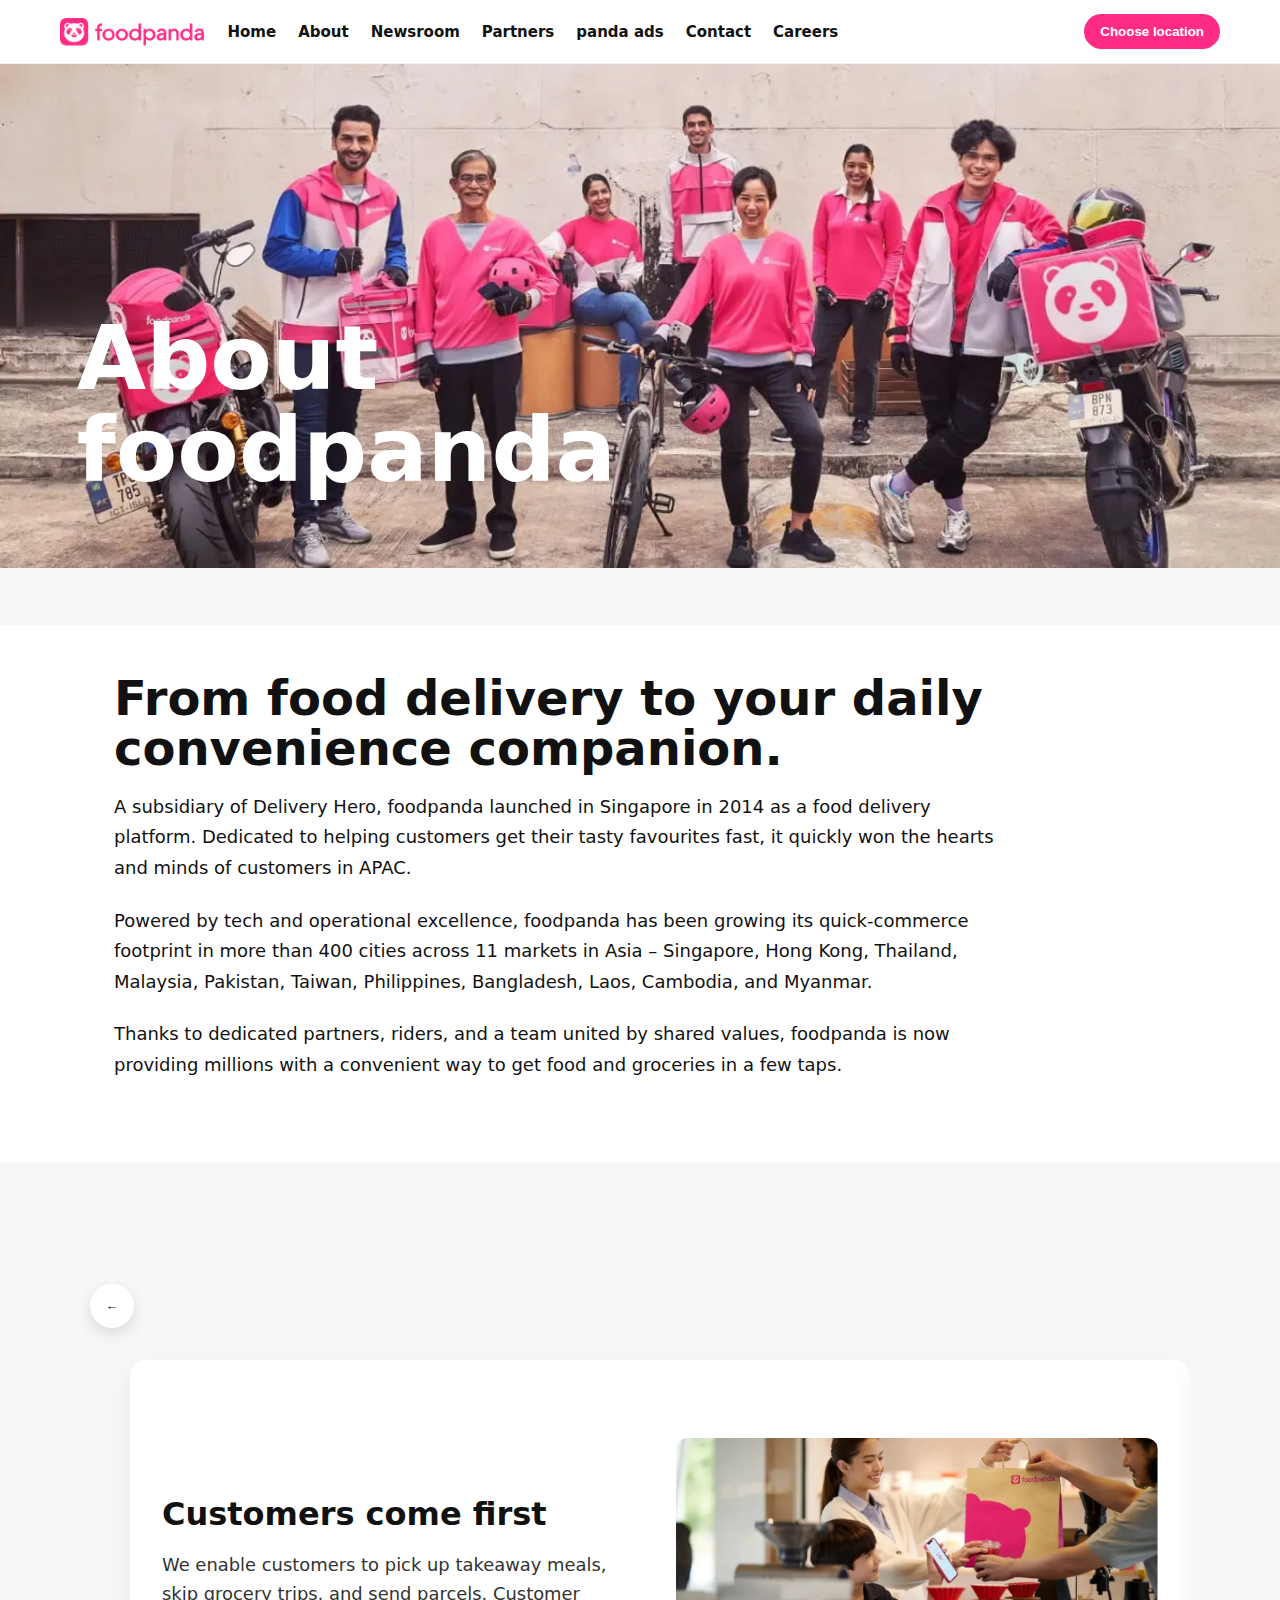
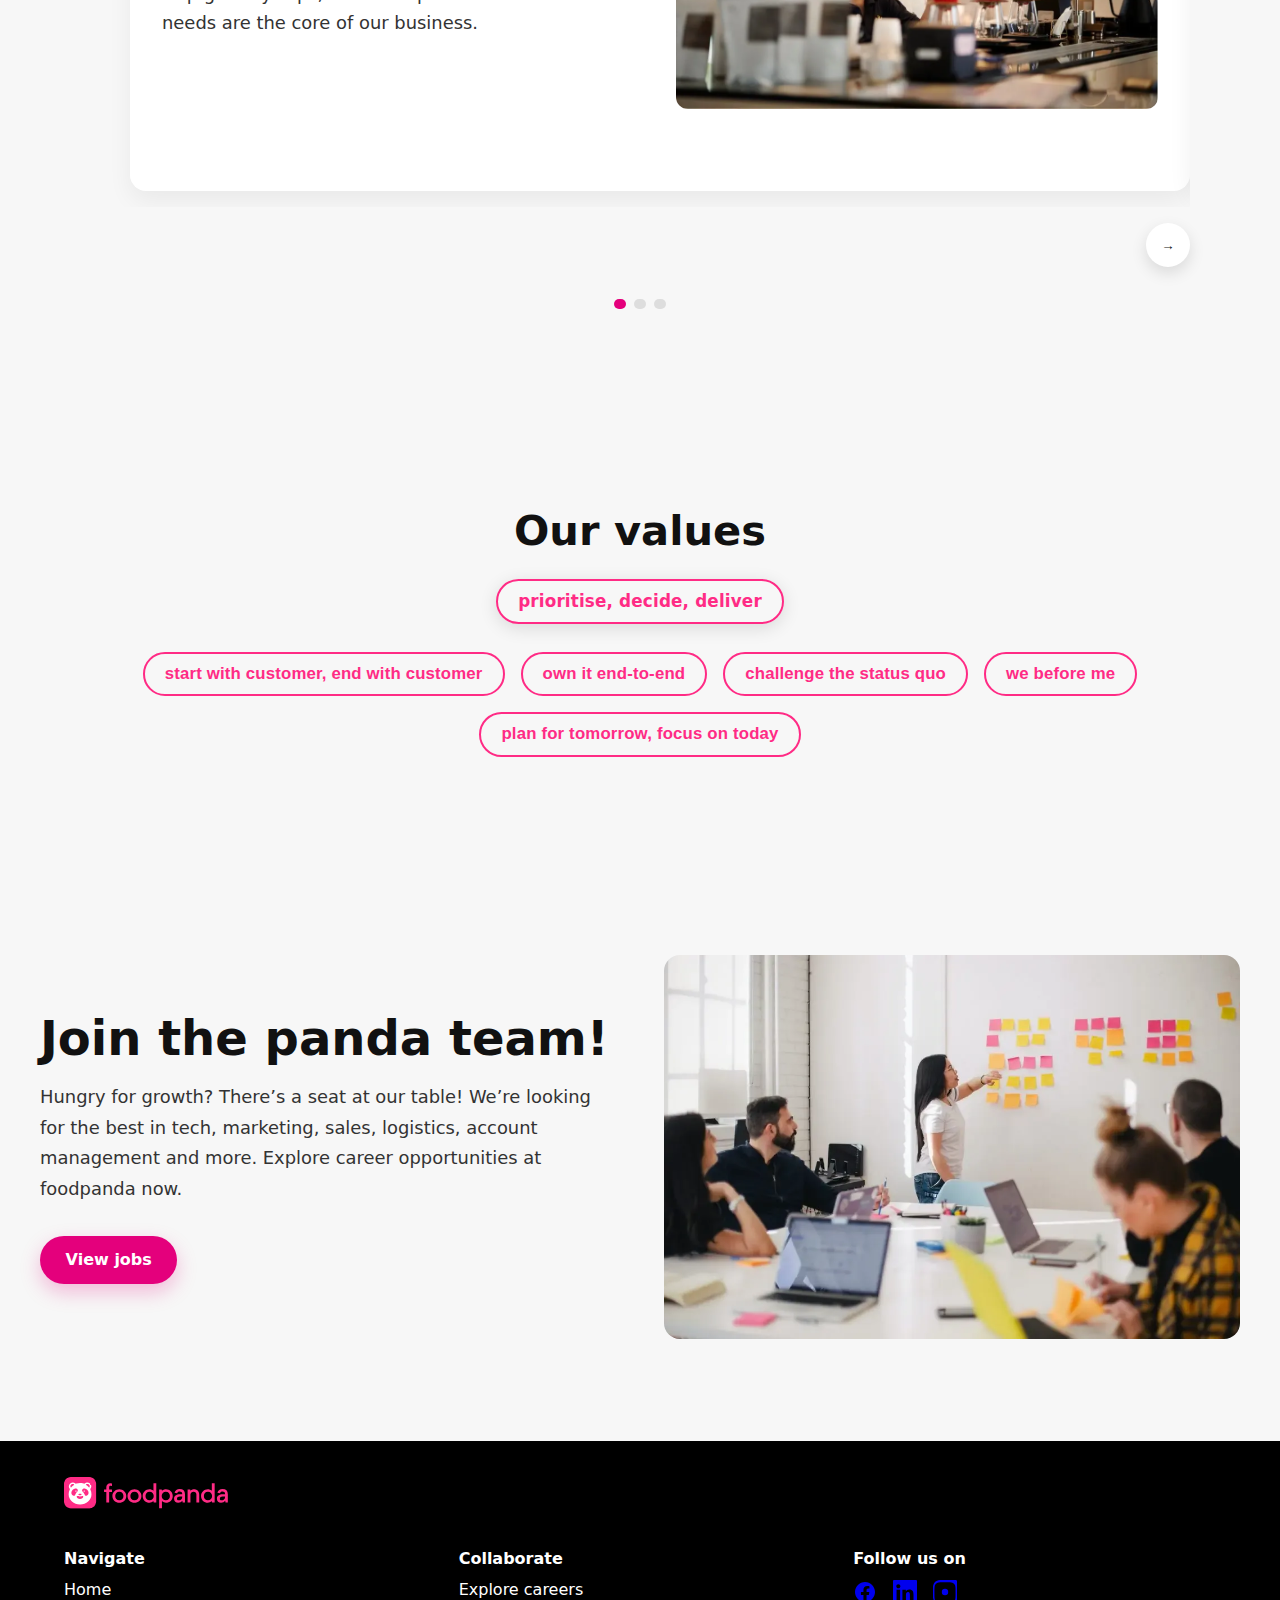
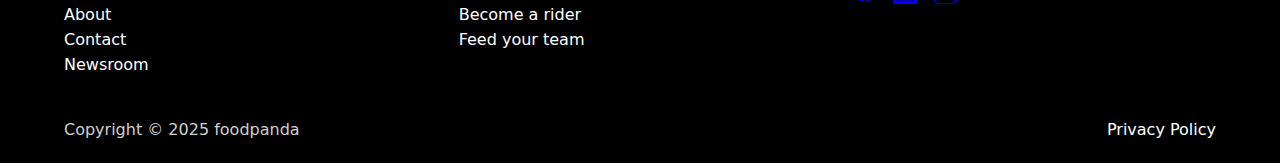
<file: about.html>
<!DOCTYPE html>
<html lang="en">
<head>
    <meta charset="UTF-8">
    <meta name="viewport" content="width=device-width, initial-scale=1.0">
    <title>About</title>
    <style>
        
:root{
  --brand:#ff2b85;
  --text:#111;
  --muted:#555;
  --bg:#fff;
  --card:#f5b7cd;
  --card-radius:18px;
  --overlay-start:rgba(0,0,0,0);
  --overlay-end:rgba(0,0,0,.75)
}
*{box-sizing:border-box}
html,body{height:100%}
body{margin:0;background:var(--bg);color:var(--text);font-family:Inter,system-ui,-apple-system,Segoe UI,Roboto,Helvetica,Arial,sans-serif}

/* Header */
.header{position:sticky;top:0;z-index:1000;background:#fff;border-bottom:1px solid #eee}
.header-inner{display:flex;align-items:center;gap:24px;max-width:1200px;margin:0 auto;padding:14px 20px}
.brand{display:flex;align-items:center;gap:10px;text-decoration:none}
.brand img{height:28px;width:auto}
.brand .title{font-weight:800;font-size:20px;color:var(--brand)}
.nav{display:flex;gap:22px;flex:1;align-items:center}
.nav a{color:var(--text);text-decoration:none;font-weight:600;font-size:15px}
.nav a:hover{color:var(--brand)}
.actions{display:flex;align-items:center;gap:12px}
.search-btn{display:flex;align-items:center;justify-content:center;height:38px;width:38px;border-radius:50%;border:1px solid #e6e6e6;background:#fff}
.search-btn svg{height:18px;width:18px;color:#333}
.cta{background:var(--brand);color:#fff;border:none;border-radius:999px;padding:10px 16px;font-weight:700}
.burger{display:none;background:transparent;border:none;padding:8px}
.burger span{display:block;height:2px;width:20px;background:#111;margin:4px 0;border-radius:2px}
@media (max-width:960px){
  .nav{display:none}
  .burger{display:block}
}





.about-hero {
  position: relative;
  width: 100%;
  min-height: 48vh;
  background: #000;
  overflow: hidden;
}

.about-hero__media {
  position: relative;
  width: 100%;
  height: 56vh;
  min-height: 420px;
  max-height: 720px;
}

.about-hero__img {
  position: absolute;
  inset: 0;
  width: 100%;
  height: 100%;
  object-fit: cover;
}

.about-hero__overlay {
  position: absolute;
  left: 6vw;
  bottom: 8vh;
  color: #fff;
  pointer-events: none;
}

.about-hero__title {
  margin: 0;
  font-weight: 900;
  line-height: 1.02;
  font-size: clamp(36px, 7vw, 92px);
  letter-spacing: 0;
}

@media (max-width: 900px) {
  .about-hero__media {
    height: 48vh;
    min-height: 360px;
  }
  .about-hero__overlay {
    left: 5vw;
    bottom: 6vh;
  }
}

@media (max-width: 560px) {
  .about-hero__overlay {
    left: 4vw;
    bottom: 4vh;
  }
  .about-hero__title {
    font-size: clamp(32px, 9vw, 64px);
  }
}



.about-content {
  background: #fff;
  padding: 48px 0 60px;
}
.ac-inner {
  max-width: 1100px;
  margin: 0 auto;
  padding: 0 24px;
}
.ac-title {
  margin: 0 0 18px;
  font-weight: 900;
  line-height: 1.05;
  font-size: clamp(28px, 5.2vw, 48px);
  color: #111;
}
.ac-text {
  font-size: 18px;
  line-height: 1.7;
  color: #111;
  max-width: 900px;
  margin: 0 0 22px;
}
@media (max-width: 900px) {
  .about-content { padding: 40px 0 52px; }
  .ac-inner { padding: 0 20px; }
  .ac-text { font-size: 17px; }
}
@media (max-width: 560px) {
  .about-content { padding: 32px 0 44px; }
  .ac-inner { padding: 0 16px; }
  .ac-text { font-size: 16px; line-height: 1.65; }
}








:root {
  --gap: 2rem;
  --card-max-width: 1100px;
  --dot-size: 10px;
  --accent: #e4007c;
}

.carousel-section {
  padding: 4rem 1rem;
  background: #f7f7f7;
}

.carousel {
  max-width: var(--card-max-width);
  margin: 0 auto;
  display: grid;
  grid-template-columns: auto 1fr auto;
  grid-template-rows: auto 1fr auto;
  align-items: center;
  gap: 1rem;
}

.carousel__track-wrapper {
  overflow: hidden;
  grid-column: 1 / -1;
}

.carousel__track {
  display: grid;
  grid-auto-flow: column;
  grid-auto-columns: 100%;
  align-items: stretch;
  transition: transform 500ms ease;
}

.carousel__slide {
  display: flex;
  align-items: stretch;
}

.card {
  display: grid;
  grid-template-columns: 1fr 1fr;
  gap: var(--gap);
  align-items: center;
  width: 100%;
  padding: 2rem;
  background: #fff;
  border-radius: 16px;
  box-shadow: 0 10px 25px rgba(0,0,0,0.06);
}

.card__text { padding-right: 1rem; }
.card__title { font-size: clamp(1.6rem, 2.5vw, 2.4rem); margin: 0 0 0.5rem; font-weight: 800; }
.card__body { font-size: clamp(1rem, 1.4vw, 1.15rem); color: #333; line-height: 1.6; }

.card__image { margin: 0; }
.card__image img { width: 100%; height: 100%; object-fit: cover; border-radius: 12px; }

.carousel__arrow {
  appearance: none;
  border: none;
  background: #fff;
  color: #111;
  width: 44px;
  height: 44px;
  border-radius: 999px;
  box-shadow: 0 6px 16px rgba(0,0,0,0.12);
  cursor: pointer;
  transition: transform 150ms ease, background 150ms ease;
}
.carousel__arrow:hover { transform: translateY(-2px); }
.carousel__arrow--prev { grid-column: 1; }
.carousel__arrow--next { grid-column: 3; }

.carousel__dots {
  grid-column: 2;
  display: flex;
  gap: 8px;
  justify-content: center;
  margin-top: 1rem;
}
.carousel__dot {
  width: var(--dot-size);
  height: var(--dot-size);
  border: none;
  background: #ddd;
  border-radius: 999px;
  cursor: pointer;
}
.carousel__dot[aria-selected="true"] { background: var(--accent); }

@media (max-width: 900px) {
  .card { grid-template-columns: 1fr; }
}



/* === Our values (pills) === */


.values-pills{
  background: var(--white);
  padding: clamp(40px, 6vw, 80px) 16px;
}

.values-pills__inner{
  max-width: 1100px; /* match your container width */
  margin: 0 auto;
  text-align: center;
}

.values-pills h2{
  margin: 0 0 clamp(16px, 3vw, 24px);
  font-size: clamp(1.8rem, 4vw, 2.6rem);
  line-height: 1.15;
  font-weight: 900;
  color: var(--text);
}

/* Primary pill row */
.values-pills__primary{
  display: flex;
  justify-content: center;
  margin-bottom: clamp(18px, 3.5vw, 28px);
}

/* Pills container (outlined) */
.values-pills__list{
  display: flex;
  flex-wrap: wrap;
  gap: clamp(10px, 2vw, 16px);
  justify-content: center;
}

/* Base pill */
.pill{
  display: inline-flex;
  align-items: center;
  justify-content: center;
  padding: 12px 20px;
  border-radius: 999px;
  font-weight: 800;
  font-size: clamp(0.95rem, 2.2vw, 1.05rem);
  letter-spacing: 0.01em;
  white-space: nowrap;
  text-align: center;
  line-height: 1;
  transition: background-color .15s ease, color .15s ease, box-shadow .15s ease, transform .15s ease;
}

/* Filled (primary) */
.pill--filled{
  background: transparent;
  color: #ff2b85;
  border: 2px solid #ff2b85;
  box-shadow: 0 4px 18px rgba(0,0,0,.12);
}

/* Outlined (secondary) */
.pill--outline{
  background: transparent;
  color: var(--brand);
  border: 2px solid var(--brand);
  cursor: pointer;
}

/* Hover / focus styles */
.pill--outline:hover{
  background: rgba(255, 43, 133, 0.08);
  transform: translateY(-1px);
  box-shadow: 0 6px 18px rgba(255, 43, 133, 0.15);
}

.pill--outline:focus-visible,
.pill--filled:focus-visible{
  outline: 2px solid rgba(255,43,133,.45);
  outline-offset: 2px;
}

/* Wrapping behavior on very small screens */
@media (max-width: 520px){
  .pill{
    padding: 12px 16px;
    white-space: normal;      /* allow 2 lines if needed */
    line-height: 1.2;
  }
}



.site-footer {
  background: #000;
  color: #fff;
}
.footer-wrap {
  max-width: 1200px;
  margin: 0 auto;
  padding: 36px 24px 24px;
}
.footer-top {
  display: flex;
  flex-direction: column;
  gap: 28px;
}
.footer-cols {
  display: grid;
  grid-template-columns: repeat(3, minmax(160px, 1fr));
  gap: 32px;
  align-items: start;
}
.footer-head {
  font-size: 16px;
  font-weight: 800;
  margin: 8px 0 12px;
  color: #fff;
}
.footer-list {
  list-style: none;
  margin: 0;
  padding: 0;
}
.footer-list li {
  margin: 6px 0;
}
.footer-list a {
  color: #fff;
  text-decoration: none;
}
.footer-list a:hover {
  color: #ff2b85;
}
.social .social-row {
  display: flex;
  gap: 16px;
  align-items: center;
}
.social-row a svg {
  height: 24px;
  width: 24px;
  fill: #fff;
}
.social-row a:hover svg {
  fill: #ff2b85;
}
.footer-bottom {
  display: flex;
  justify-content: space-between;
  align-items: center;
  margin-top: 40px;
  gap: 12px;
}
.copyright {
  margin: 0;
  color: #cfcfcf;
}
.policy {
  color: #fff;
  text-decoration: none;
}
.policy:hover {
  color: #ff2b85;
}
@media (max-width: 900px) {
  .footer-cols {
    grid-template-columns: 1fr 1fr;
  }
}
@media (max-width: 560px) {
  .footer-cols {
    grid-template-columns: 1fr;
  }
  .footer-bottom {
    flex-direction: column;
    align-items: flex-start;
  }
}



:root {
  --brand-pink: #e4007c;
  --text-color: #111;
  --muted: #333;
  --bg: #f7f7f7;
  --radius: 16px;
}

.join-team {
  background: var(--bg);
  padding: 4rem 1rem;
}

.join-team__inner {
  max-width: 1200px;
  margin: 0 auto;
  display: grid;
  grid-template-columns: 1fr 1fr;
  gap: 3rem;
  align-items: center;
}

.join-team__title {
  font-size: clamp(2rem, 4vw, 3rem);
  font-weight: 800;
  color: var(--text-color);
  margin: 0 0 1rem;
}

.join-team__desc {
  font-size: clamp(1rem, 1.4vw, 1.125rem);
  color: var(--muted);
  line-height: 1.7;
  margin: 0 0 2rem;
  max-width: 52ch;
}

.join-team__cta {
  display: inline-block;
  background: var(--brand-pink);
  color: #fff;
  text-decoration: none;
  font-weight: 700;
  border-radius: 999px;
  padding: 0.9rem 1.6rem;
  box-shadow: 0 8px 20px rgba(228, 0, 124, 0.25);
  transition: transform 150ms ease, box-shadow 150ms ease;
}

.join-team__cta:hover {
  transform: translateY(-2px);
  box-shadow: 0 12px 28px rgba(228, 0, 124, 0.35);
}

.join-team__media img {
  width: 100%;
  height: auto;
  display: block;
  border-radius: var(--radius);
  object-fit: cover;
}

@media (max-width: 992px) {
  .join-team__inner {
    grid-template-columns: 1fr;
    gap: 2rem;
  }
  .join-team__desc {
    max-width: none;
  }
}

</style>



</head>
<body>
    <header class="header">
  <div class="header-inner">
    <a href="index.html" class="brand">
      <img src="imgi_1_foodpanda_logo_2023.png" alt="Logo">
      
    </a>
    <nav class="nav">
      <a href="index.html">Home</a>
      <a href="about.html">About</a>
      <a href="newsroom.html">Newsroom</a>
      <a href="partners.html">Partners</a>
      <a href="ads.html">panda ads</a>
      <a href="contact.html">Contact</a>
      <a href="careers.html">Careers</a>
    </nav>
    <button class="cta">Choose location</button>
  </div>
</header>


<section class="about-hero">
  <div class="about-hero__media">
    <img class="about-hero__img" src="imgi_14_about-foodpanda (1).webp" alt="foodpanda team and riders">
  </div>
  <div class="about-hero__overlay">
    <h1 class="about-hero__title">About<br>foodpanda</h1>
  </div>
</section>


<br>
<br>
<br>

<section class="about-content">
  <div class="ac-inner">
    <h2 class="ac-title">From food delivery to your daily convenience companion.</h2>

    <p class="ac-text">
      A subsidiary of Delivery Hero, foodpanda launched in Singapore in 2014 as a food delivery platform.
      Dedicated to helping customers get their tasty favourites fast, it quickly won the hearts and minds of customers in APAC.
    </p>

    <p class="ac-text">
      Powered by tech and operational excellence, foodpanda has been growing its quick‑commerce footprint in more than 400 cities
      across 11 markets in Asia – Singapore, Hong Kong, Thailand, Malaysia, Pakistan, Taiwan, Philippines, Bangladesh, Laos,
      Cambodia, and Myanmar.
    </p>

    <p class="ac-text">
      Thanks to dedicated partners, riders, and a team united by shared values, foodpanda is now providing millions with a convenient
      way to get food and groceries in a few taps.
    </p>
  </div>
</section>
<br>
<br>
<br>





<section class="carousel-section" aria-label="Carousel">
  <div class="carousel" data-autoplay="true" data-delay="4000">
    <button class="carousel__arrow carousel__arrow--prev" aria-label="Previous" data-dir="-1">←</button>

    <div class="carousel__track-wrapper">
      <ul class="carousel__track" role="list">
        <li class="carousel__slide" role="listitem" aria-label="Slide 1 of 3" tabindex="-1">
          <article class="card">
            <div class="card__text">
              <h2 class="card__title">Customers come first</h2>
              <p class="card__body">We enable customers to pick up takeaway meals, skip grocery trips, and send parcels. Customer needs are the core of our business.</p>
            </div>
            <figure class="card__image">
              <img src="imgi_19_fp-about-2.webp" alt="Pickup order being handed over">
            </figure>
          </article>
        </li>

        <li class="carousel__slide" role="listitem" aria-label="Slide 2 of 3" tabindex="-1">
          <article class="card">
            <div class="card__text">
              <h2 class="card__title">Delivering delight</h2>
              <p class="card__body">Fast, reliable service with transparent tracking and real‑time updates for every order.</p>
            </div>
            <figure class="card__image">
              <img src="imgi_17_fp-about-2.webp" alt="Courier preparing delivery">
            </figure>
          </article>
        </li>

        <li class="carousel__slide" role="listitem" aria-label="Slide 3 of 3" tabindex="-1">
          <article class="card">
            <div class="card__text">
              <h2 class="card__title">Convenience, always</h2>
              <p class="card__body">From meals to essentials, we simplify everyday moments with dependable delivery options.</p>
            </div>
            <figure class="card__image">
              <img src="imgi_15_fp-about-4 (1).webp" alt="Groceries on kitchen counter">
            </figure>
          </article>
        </li>
      </ul>
    </div>

    <button class="carousel__arrow carousel__arrow--next" aria-label="Next" data-dir="1">→</button>

    <div class="carousel__dots" role="tablist" aria-label="Slide selectors">
      <button class="carousel__dot" role="tab" aria-selected="true" data-slide="0"></button>
      <button class="carousel__dot" role="tab" aria-selected="false" data-slide="1"></button>
      <button class="carousel__dot" role="tab" aria-selected="false" data-slide="2"></button>
    </div>
  </div>
</section>
<br>
<br>
<br>



<section class="values-pills" aria-labelledby="values-title">
  <div class="values-pills__inner">
    <h2 id="values-title">Our values</h2>

    <!-- Primary value (filled) -->
    <div class="values-pills__primary">
      <span class="pill pill--filled" role="listitem">
        prioritise, decide, deliver
      </span>
    </div>

    <!-- Secondary values (outlined) -->
    <div class="values-pills__list" role="list" aria-label="Values list">
      <button class="pill pill--outline" type="button" role="listitem">
        start with customer, end with customer
      </button>

      <button class="pill pill--outline" type="button" role="listitem">
        own it end‑to‑end
      </button>

      <button class="pill pill--outline" type="button" role="listitem">
        challenge the status quo
      </button>

      <button class="pill pill--outline" type="button" role="listitem">
        we before me
      </button>

      <button class="pill pill--outline" type="button" role="listitem">
        plan for tomorrow, focus on today
      </button>
    </div>
  </div>
</section>
<br>
<br>
<br>



<section class="join-team">
  <div class="join-team__inner">
    <div class="join-team__content">
      <h2 class="join-team__title">Join the panda team!</h2>
      <p class="join-team__desc">
        Hungry for growth? There’s a seat at our table! We’re looking for the best in tech, marketing, sales, logistics, account management and more.
        Explore career opportunities at foodpanda now.
      </p>
      <a href="#jobs.html" class="join-team__cta" aria-label="View jobs">View jobs</a>
    </div>
    <div class="join-team__media">
      <img src="imgi_2_fp-home-3.webp" alt="Team collaborating in a meeting room with sticky notes on the wall">
    </div>
  </div>
</section>
<br>
<br>

<footer class="site-footer" aria-label="Footer">
  <div class="footer-wrap">
    <div class="footer-top">
      <a class="footer-brand" href="/">
        <img src="imgi_1_foodpanda_logo_2023.png" alt="foodpanda logo">
      </a>

      <div class="footer-cols">
        <nav class="footer-col" aria-labelledby="footer-nav">
          <h3 id="footer-nav" class="footer-head">Navigate</h3>
          <ul class="footer-list">
            <li><a href="index.html">Home</a></li>
            <li><a href="about.html">About</a></li>
            <li><a href="contact.html">Contact</a></li>
            <li><a href="newsroom.html">Newsroom</a></li>
          </ul>
        </nav>

        <nav class="footer-col" aria-labelledby="footer-collab">
          <h3 id="footer-collab" class="footer-head">Collaborate</h3>
          <ul class="footer-list">
            <li><a href="/careers">Explore careers</a></li>
            <li><a href="/riders">Become a rider</a></li>
            <li><a href="/for-business">Feed your team</a></li>
          </ul>
        </nav>

        <div class="footer-col social" aria-labelledby="footer-social">
          <h3 id="footer-social" class="footer-head">Follow us on</h3>
          <div class="social-row">
            <a class="social-btn" href="https://facebook.com" aria-label="Facebook">
              <svg viewBox="0 0 24 24" aria-hidden="true"><path fill="currentColor" d="M22 12.06C22 6.55 17.52 2 12.06 2 6.55 2 2 6.55 2 12.06c0 4.99 3.66 9.13 8.44 9.94v-7.03H7.9v-2.91h2.54V9.84c0-2.51 1.49-3.9 3.77-3.9 1.09 0 2.23.2 2.23.2v2.45h-1.26c-1.24 0-1.63.77-1.63 1.55v1.86h2.78l-.44 2.91h-2.34v7.03C18.34 21.19 22 17.05 22 12.06z"/></svg>
            </a>
            <a class="social-btn" href="https://www.linkedin.com" aria-label="LinkedIn">
              <svg viewBox="0 0 24 24" aria-hidden="true"><path fill="currentColor" d="M20.45 20.45h-3.55v-5.47c0-1.31-.02-3-1.83-3-1.83 0-2.11 1.43-2.11 2.9v5.57H9.41V9.75h3.41v1.47h.05c.47-.89 1.63-1.83 3.36-1.83 3.6 0 4.27 2.37 4.27 5.45v5.61zM5.34 8.28c-1.14 0-2.06-.93-2.06-2.06s.92-2.05 2.06-2.05c1.13 0 2.05.92 2.05 2.05s-.92 2.06-2.05 2.06zM7.11 20.45H3.57V9.75h3.54v10.7zM22.88 0H1.12C.5 0 0 .5 0 1.12v21.76C0 23.5.5 24 1.12 24h21.76c.62 0 1.12-.5 1.12-1.12V1.12C24 .5 23.5 0 22.88 0z"/></svg>
            </a>
            <a class="social-btn" href="https://www.instagram.com" aria-label="Instagram">
              <svg viewBox="0 0 24 24" aria-hidden="true"><path fill="currentColor" d="M12 2.16c3.2 0 3.58 0 4.84.07 1.24.06 2.07.26 2.55.44.64.25 1.11.55 1.6 1.04.49.49.8.96 1.04 1.6.18.48.38 1.31.44 2.55.07 1.26.07 1.64.07 4.84s0 3.58-.07 4.84c-.06 1.24-.26 2.07-.44 2.55-.25.64-.55 1.11-1.04 1.6-.49.49-.96.8-1.6 1.04-.48.18-1.31.38-2.55.44-1.26.07-1.64.07-4.84.07s-3.58 0-4.84-.07c-1.24-.06-2.07-.26-2.55-.44-.64-.25-1.11-.55-1.6-1.04-.49-.49-.8-.96-1.04-1.6-.18-.48-.38-1.31-.44-2.55-.07-1.26-.07-1.64-.07-4.84s0-3.58.07-4.84c.06-1.24.26-2.07.44-2.55.25-.64.55-1.11 1.04-1.6.49-.49.96-.8 1.6-1.04.48-.18 1.31-.38 2.55-.44C8.42 2.16 8.8 2.16 12 2.16m0-2.16C8.74 0 8.33 0 7.05.07 5.77.13 4.84.34 4.09.63A5.4 5.4 0 0 0 2 2.01c-.7.7-1.38 1.69-1.68 3.07-.29.75-.5 1.68-.56 2.96C-.31 9.33-.31 9.74-.31 12s0 2.67.07 3.95c.06 1.28.27 2.21.56 2.96.3 1.39.98 2.37 1.68 3.07.7.7 1.69 1.38 3.07 1.68.75.29 1.68.5 2.96.56C8.33 24 8.74 24 12 24s3.67 0 4.95-.07c1.28-.06 2.21-.27 2.96-.56 1.39-.3 2.37-.98 3.07-1.68.7-.7 1.38-1.69 1.68-3.07.29-.75.5-1.68.56-2.96.07-1.28.07-1.69.07-4.95s0-3.67-.07-4.95c-.06-1.28-.27-2.21-.56-2.96-.3-1.39-.98-2.37-1.68-3.07-.7-.7-1.69-1.38-3.07-1.68-.75-.29-1.68-.5-2.96-.56C15.67 0 15.26 0 12 0z"/><circle cx="12" cy="12" r="3.2" fill="currentColor"/></svg>
            </a>
          </div>
        </div>
      </div>
    </div>

    <div class="footer-bottom">
      <p class="copyright">Copyright © <span id="year">2025</span> foodpanda</p>
      <a class="policy" href="/privacy">Privacy Policy</a>
    </div>
  </div>
</footer>



<script>
document.addEventListener('DOMContentLoaded', () => {
  document.querySelectorAll('.carousel').forEach(initCarousel);
});

function initCarousel(root) {
  const track = root.querySelector('.carousel__track');
  const slides = Array.from(root.querySelectorAll('.carousel__slide'));
  const prev = root.querySelector('.carousel__arrow--prev');
  const next = root.querySelector('.carousel__arrow--next');
  const dots = Array.from(root.querySelectorAll('.carousel__dot'));
  const wrapper = root.querySelector('.carousel__track-wrapper');

  if (!track || slides.length === 0) return;

  let index = 0;
  let timer = null;
  const autoplay = root.getAttribute('data-autoplay') !== 'false';
  const delay = Math.max(1000, parseInt(root.getAttribute('data-delay') || '4000', 10));

  function updateUI() {
    track.style.transform = `translateX(-${index * 100}%)`;
    dots.forEach((d, i) => d.setAttribute('aria-selected', i === index ? 'true' : 'false'));
    slides.forEach((s, i) => s.tabIndex = i === index ? 0 : -1);
  }

  function goTo(i) {
    index = (i + slides.length) % slides.length;
    updateUI();
  }

  function step(dir = 1) { goTo(index + dir); }

  function startAutoplay() {
    if (!autoplay) return;
    stopAutoplay();
    timer = setInterval(() => step(1), delay);
  }

  function stopAutoplay() { if (timer) { clearInterval(timer); timer = null; } }

  prev?.addEventListener('click', () => { step(-1); startAutoplay(); });
  next?.addEventListener('click', () => { step(1); startAutoplay(); });
  dots.forEach(d => d.addEventListener('click', () => { goTo(parseInt(d.dataset.slide, 10)); startAutoplay(); }));

  [wrapper, prev, next, ...dots].filter(Boolean).forEach(el => {
    el.addEventListener('mouseenter', stopAutoplay);
    el.addEventListener('mouseleave', startAutoplay);
    el.addEventListener('focusin', stopAutoplay);
    el.addEventListener('focusout', startAutoplay);
  });

  root.addEventListener('keydown', (e) => {
    if (e.key === 'ArrowLeft') { step(-1); startAutoplay(); }
    if (e.key === 'ArrowRight') { step(1); startAutoplay(); }
  });

  updateUI();
  startAutoplay();
}
</script>

</body>
</html>
</file>
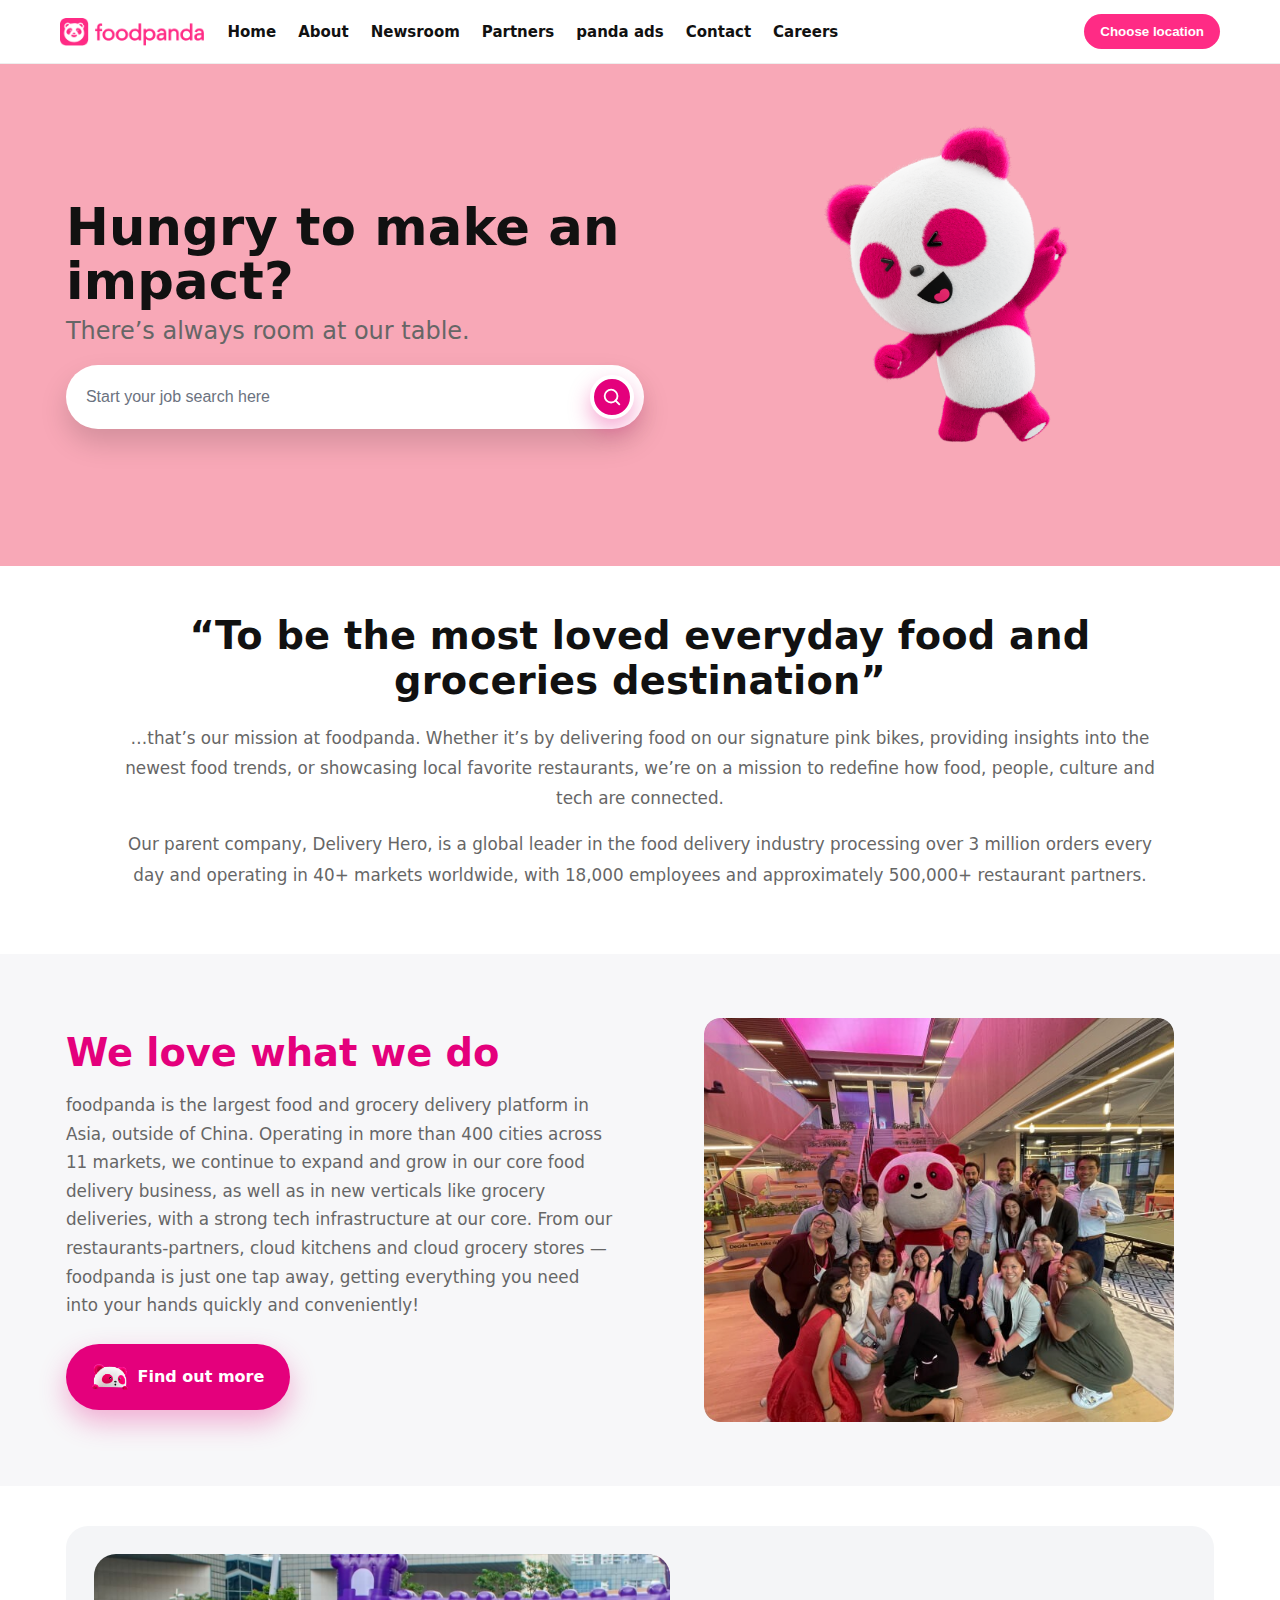
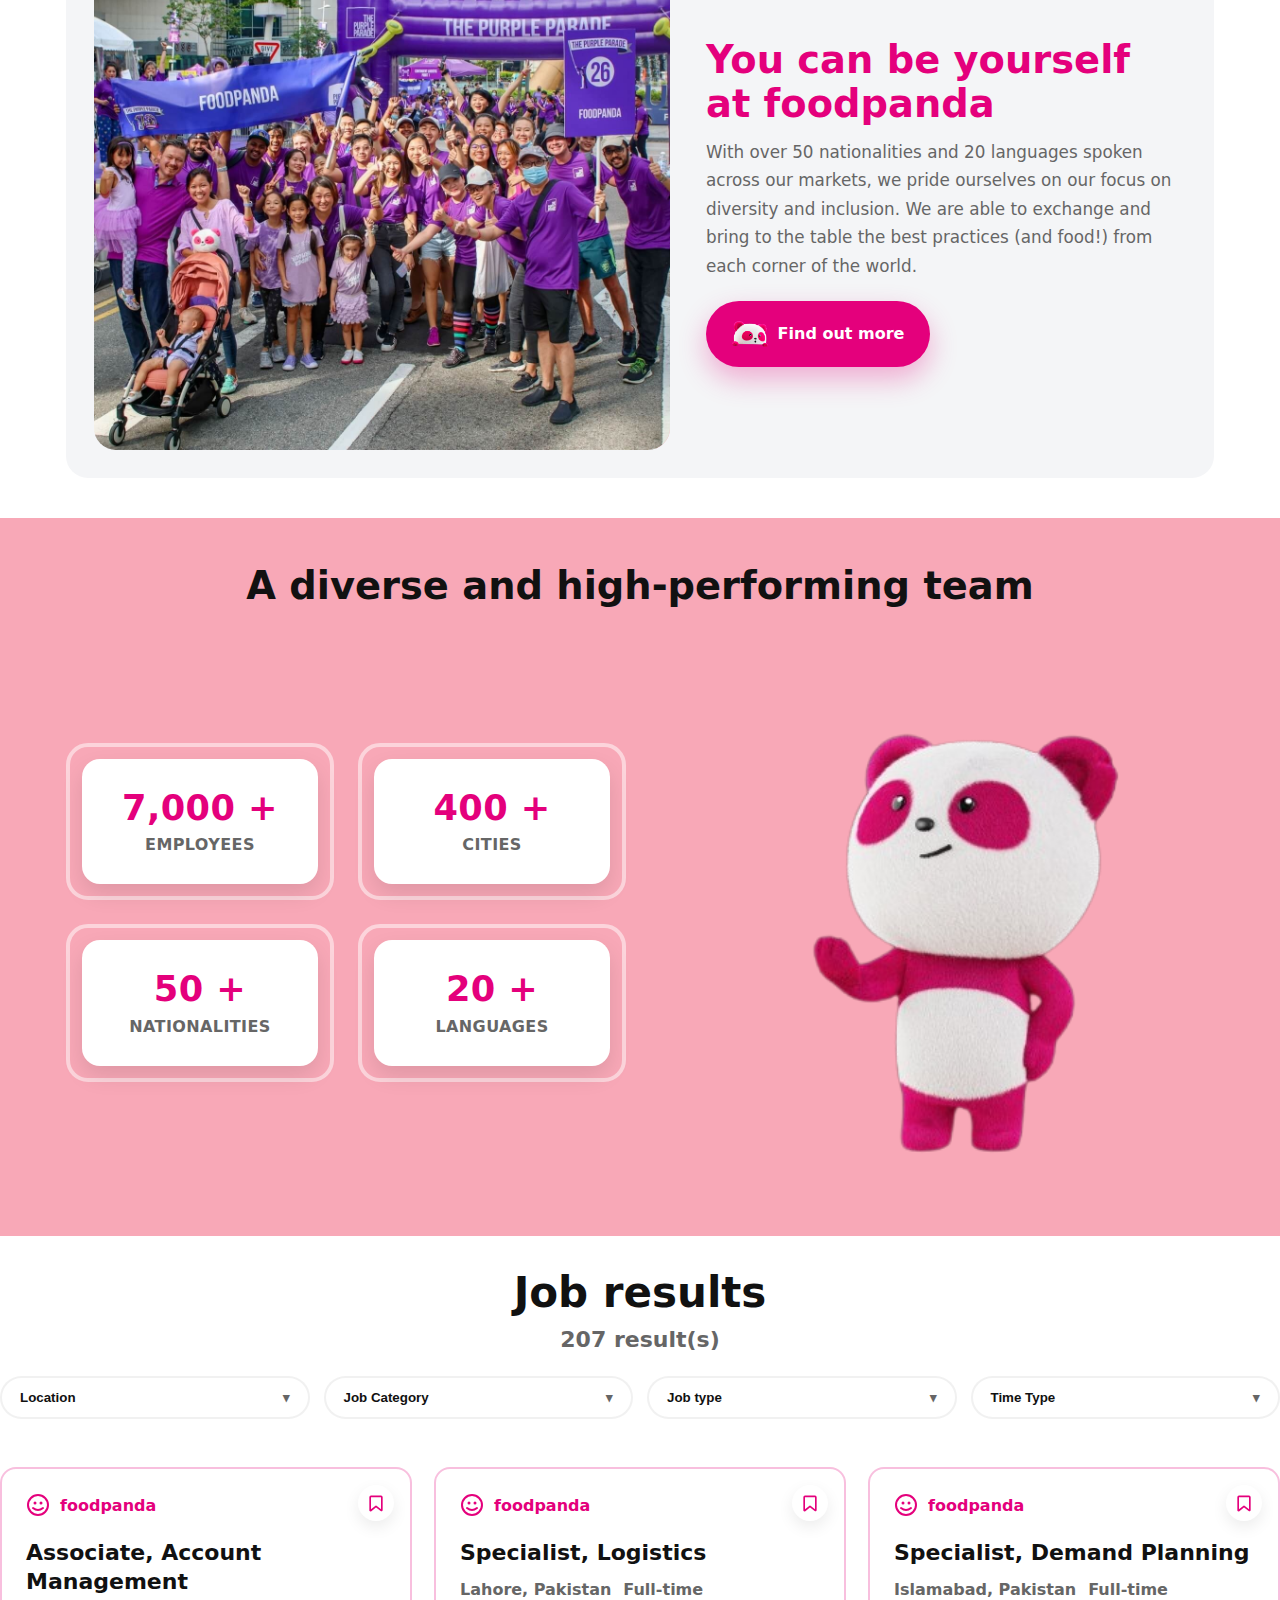
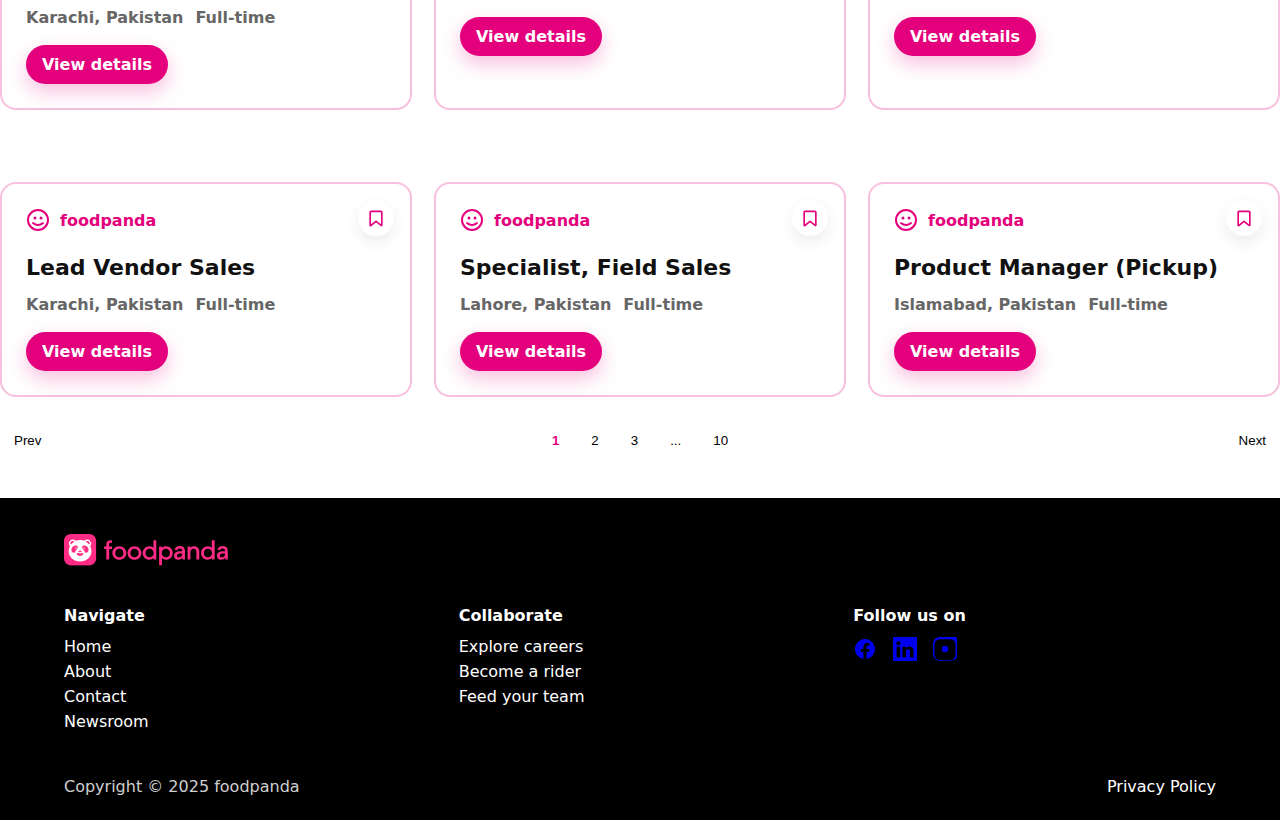
<file: careers.html>
<!DOCTYPE html>
<html lang="en">
<head>
    <meta charset="UTF-8">
    <meta name="viewport" content="width=device-width, initial-scale=1.0">
    <title>Careers</title>
</head>
<style>
    
:root{
  --brand:#ff2b85;
  --text:#111;
  --muted:#555;
  --bg:#fff;
  --card:#f5b7cd;
  --card-radius:18px;
  --overlay-start:rgba(0,0,0,0);
  --overlay-end:rgba(0,0,0,.75)
}
*{box-sizing:border-box}
html,body{height:100%}
body{margin:0;background:var(--bg);color:var(--text);font-family:Inter,system-ui,-apple-system,Segoe UI,Roboto,Helvetica,Arial,sans-serif}

/* Header */
.header{position:sticky;top:0;z-index:1000;background:#fff;border-bottom:1px solid #eee}
.header-inner{display:flex;align-items:center;gap:24px;max-width:1200px;margin:0 auto;padding:14px 20px}
.brand{display:flex;align-items:center;gap:10px;text-decoration:none}
.brand img{height:28px;width:auto}
.brand .title{font-weight:800;font-size:20px;color:var(--brand)}
.nav{display:flex;gap:22px;flex:1;align-items:center}
.nav a{color:var(--text);text-decoration:none;font-weight:600;font-size:15px}
.nav a:hover{color:var(--brand)}
.actions{display:flex;align-items:center;gap:12px}
.search-btn{display:flex;align-items:center;justify-content:center;height:38px;width:38px;border-radius:50%;border:1px solid #e6e6e6;background:#fff}
.search-btn svg{height:18px;width:18px;color:#333}
.cta{background:var(--brand);color:#fff;border:none;border-radius:999px;padding:10px 16px;font-weight:700}
.burger{display:none;background:transparent;border:none;padding:8px}
.burger span{display:block;height:2px;width:20px;background:#111;margin:4px 0;border-radius:2px}
@media (max-width:960px){
  .nav{display:none}
  .burger{display:block}
}

.site-footer {
  background: #000;
  color: #fff;
}
.footer-wrap {
  max-width: 1200px;
  margin: 0 auto;
  padding: 36px 24px 24px;
}
.footer-top {
  display: flex;
  flex-direction: column;
  gap: 28px;
}
.footer-cols {
  display: grid;
  grid-template-columns: repeat(3, minmax(160px, 1fr));
  gap: 32px;
  align-items: start;
}
.footer-head {
  font-size: 16px;
  font-weight: 800;
  margin: 8px 0 12px;
  color: #fff;
}
.footer-list {
  list-style: none;
  margin: 0;
  padding: 0;
}
.footer-list li {
  margin: 6px 0;
}
.footer-list a {
  color: #fff;
  text-decoration: none;
}
.footer-list a:hover {
  color: #ff2b85;
}
.social .social-row {
  display: flex;
  gap: 16px;
  align-items: center;
}
.social-row a svg {
  height: 24px;
  width: 24px;
  fill: #fff;
}
.social-row a:hover svg {
  fill: #ff2b85;
}
.footer-bottom {
  display: flex;
  justify-content: space-between;
  align-items: center;
  margin-top: 40px;
  gap: 12px;
}
.copyright {
  margin: 0;
  color: #cfcfcf;
}
.policy {
  color: #fff;
  text-decoration: none;
}
.policy:hover {
  color: #ff2b85;
}
@media (max-width: 900px) {
  .footer-cols {
    grid-template-columns: 1fr 1fr;
  }
}
@media (max-width: 560px) {
  .footer-cols {
    grid-template-columns: 1fr;
  }
  .footer-bottom {
    flex-direction: column;
    align-items: flex-start;
  }
}



:root{
  --pink-500:#e4007c;       /* brand pink for accents */
  --pink-100:#ffcfe2;       /* soft pink (optional) */
  --bg-hero:#f9a8b6;        /* base hero background close to reference */
  --text:#111;
  --muted:#2a2a2a;
  --radius-pill:999px;
}

/* Section */
.jobs-hero{
  background: #f8a8b7;            /* solid pink background */
  padding: clamp(2rem, 5vw, 3rem) 1rem;
  overflow: hidden;
}
.jobs-hero__container{
  width: min(1200px, 92%);
  margin-inline: auto;
  display: grid;
  grid-template-columns: 1.05fr 0.95fr; /* text a touch wider */
  gap: clamp(20px, 4vw, 48px);
  align-items: center;
}

/* Headings */
.jobs-hero__title{
  margin: 0 0 .5rem 0;
  font-weight: 900;
  color: var(--text);
  line-height: 1.05;
  letter-spacing: .2px;
  font-size: clamp(2rem, 6vw, 3.2rem);
}
.jobs-hero__subtitle{
  margin: 0 0 1.25rem 0;
  color: var(--muted);
  font-size: clamp(1.05rem, 2.2vw, 1.5rem);
}

/* Search bar (pill) */
.jobs-hero__search{
  display: grid;
  grid-template-columns: 1fr auto;
  gap: .5rem;
  background: #fff;
  border-radius: var(--radius-pill);
  padding: 10px 10px 10px 18px;
  box-shadow: 0 14px 28px rgba(0,0,0,.15);
  width: min(640px, 100%);
}
.jobs-hero__input{
  border: 0;
  outline: none;
  font-size: 1rem;
  background: transparent;
  color: var(--text);
}
.jobs-hero__input::placeholder{ color:#6b7280; }
.jobs-hero__btn{
  border: 4px solid #fff;         /* white ring like the reference */
  background: var(--pink-500);
  color: #fff;
  width: 44px;
  height: 44px;
  border-radius: var(--radius-pill);
  display: grid;
  place-items: center;
  cursor: pointer;
  transition: transform .15s ease, box-shadow .15s ease, background .15s ease;
  box-shadow: 0 10px 22px rgba(228,0,124,.35);
}
.jobs-hero__btn:hover{
  transform: translateY(-2px);
  box-shadow: 0 14px 28px rgba(228,0,124,.45);
}

/* Right image */
.jobs-hero__art{
  margin: 0;
  display: grid;
  place-items: center end;
}
.jobs-hero__art img{
  width: min(560px, 100%);
  height: auto;
  object-fit: contain;
  display: block;
}

/* Responsive */
@media (max-width: 980px){
  .jobs-hero__container{
    grid-template-columns: 1fr;
  }
  .jobs-hero__art{
    place-items: center;
    margin-top: 1rem;
  }
  .jobs-hero{
    text-align: left; /* keep left-aligned text like the reference */
  }
}


:root{
  --text:#111;
  --muted:#333;
  --soft:#f7f7f9;
  --maxw: 1100px;
}

/* Section wrapper */
.mission{
  background: #fff;
  padding: 3rem 1rem;
}

/* Inner container */
.mission__container{
  width: min(var(--maxw), 92%);
  margin-inline: auto;
  text-align: center;
}

/* Headline (quoted mission) */
.mission__headline{
  margin: 0 0 1.25rem;
  font-weight: 900;
  color: var(--text);
  line-height: 1.15;
  font-size: clamp(1.6rem, 4.8vw, 2.4rem);
  letter-spacing: .2px;
}

/* Paragraphs */
.mission__para{
  margin: 0 auto 1rem;
  color: var(--muted);
  line-height: 1.8;
  font-size: clamp(1rem, 1.6vw, 1.05rem);
  max-width: 98ch; /* comfortable reading width */
}

/* Optional subtle separator style if used between sections */
.mission + *{
  /* add top spacing if desired on the next section */
  /* margin-top: 0; */
}

/* Responsive fine-tuning */
@media (max-width: 640px){
  .mission{ padding: 2.25rem 1rem; }
  .mission__para{ max-width: 115ch; }
}




:root {
  --pink: #e4007c;
  --text: #111;
  --muted: #555;
  --bg: #fff;
  --soft-bg: #f7f7f9;
  --radius: 16px;
}

/* Section wrapper */
.love-section {
  background: var(--soft-bg);
  padding: 3rem 1rem;
}

/* Container: two-column layout */
.love__container {
  width: min(1200px, 92%);
  margin-inline: auto;
  display: grid;
  grid-template-columns: 1fr 1fr;
  gap: clamp(20px, 4vw, 48px);
  align-items: center;
}

/* Left content */
.love__heading {
  margin: 0 0 1rem;
  font-size: clamp(1.8rem, 4vw, 2.4rem);
  font-weight: 900;
  color: var(--pink);
}

.love__desc {
  margin: 0 0 1.5rem;
  color: var(--muted);
  font-size: 1.05rem;
  line-height: 1.7;
}

/* CTA button */
.love__cta {
  display: inline-flex;
  align-items: center;
  gap: 8px;
  background: var(--pink);
  color: #fff;
  text-decoration: none;
  font-weight: 800;
  border-radius: 999px;
  padding: 0.9rem 1.6rem;
  box-shadow: 0 12px 28px rgba(228, 0, 124, 0.3);
  transition: transform 140ms ease, box-shadow 140ms ease;
}
.love__cta img {
  width: 32px;
  height: auto;
}
.love__cta:hover {
  transform: translateY(-2px);
  box-shadow: 0 18px 34px rgba(228, 0, 124, 0.4);
}
.love__cta:focus-visible {
  outline: 3px solid #fff;
  outline-offset: 2px;
}

/* Right image */
.love__image img {
  width: 100%;
  height: auto;
  object-fit: cover;
  border-radius: var(--radius);
  display: block;
}

/* Responsive */
@media (max-width: 980px) {
  .love__container {
    grid-template-columns: 1fr;
    text-align: center;
  }
  .love__image {
    margin-top: 1.5rem;
  }
}





:root{
  --pink:#e4007c;
  --text:#111;
  --muted:#555;
  --soft:#f4f5f7;     /* card background */
  --rail:#f9a8b7;     /* decorative pink rail behind image */
  --radius-lg:20px;
  --radius-pill:999px;
}

/* Section wrapper */
.be-yourself{
  background:#fff;
  padding: 2.5rem 1rem;
}

/* Card‑like container */
.by__container{
  width: min(1200px, 92%);
  margin-inline: auto;
  background: var(--soft);
  border-radius: var(--radius-lg);
  padding: clamp(18px, 2.8vw, 28px);
  display: grid;
  grid-template-columns: 1.2fr 1fr; /* image a bit wider */
  gap: clamp(18px, 3.2vw, 36px);
  align-items: center;
  position: relative;
  overflow: hidden;
}

/* Left: media block */
.by__media{
  margin: 0;
  position: relative;
  border-radius: var(--radius-lg);
  overflow: hidden;
  isolation: isolate;
}

/* decorative pink rail behind the image */
.by__media::before{
  content:"";
  position:absolute;
  inset: -24px -28px -24px auto; /* left rail peeking outside */
  width: 42px;
  background: var(--rail);
  border-radius: 12px;
  z-index: -1;
}
.by__media img{
  width: 100%;
  height: auto;
  display: block;
  object-fit: cover;
  border-radius: calc(var(--radius-lg) - 4px);
}

/* Right: text */
.by__content{}
.by__heading{
  margin: 0 0 .75rem;
  font-weight: 900;
  color: var(--pink);
  font-size: clamp(1.8rem, 4.2vw, 2.4rem);
  line-height: 1.15;
}
.by__desc{
  margin: 0 0 1.25rem;
  color: var(--muted);
  font-size: 1.05rem;
  line-height: 1.7;
}

/* CTA pill with small mascot icon */
.by__cta{
  display: inline-flex;
  align-items: center;
  gap: 10px;
  text-decoration: none;
  background: var(--pink);
  color: #fff;
  font-weight: 800;
  border-radius: var(--radius-pill);
  padding: .95rem 1.6rem;
  box-shadow: 0 12px 28px rgba(228,0,124,.30);
  transition: transform .14s ease, box-shadow .14s ease;
}
.by__cta:hover{
  transform: translateY(-2px);
  box-shadow: 0 18px 34px rgba(228,0,124,.40);
}
.by__cta:focus-visible{
  outline: 3px solid #fff;
  outline-offset: 2px;
}
.by__cta img{
  width: 36px;
  height: 36px;
  object-fit: contain;
  display: block;
}

/* Responsive */
@media (max-width: 1024px){
  .by__container{
    grid-template-columns: 1fr;
    text-align: left;
  }
  .by__media::before{
    inset: auto auto -28px -28px;
    width: 100%;
    height: 42px;      /* rail becomes a bottom strip on small screens */
  }
  .by__cta img{ width: 32px; height: 32px; }
}




:root{
  --pink:#e4007c;
  --pink-bg:#f8a8b7;      /* hero-like pink background */
  --text:#111;
  --muted:#666;
  --card-bg:#fff;
  --card-border:#ffffff80; /* soft white border */
  --radius-lg:22px;
  --radius-md:18px;
}

/* Section */
.metrics{
  background: var(--pink-bg);
  padding: 2.8rem 1rem;
}

/* Container */
.metrics__container{
  width: min(1200px, 92%);
  margin-inline: auto;
}

/* Heading */
.metrics__heading{
  text-align: center;
  margin: 0 0 1.6rem;
  font-weight: 900;
  color: var(--text);
  font-size: clamp(1.6rem, 4.8vw, 2.4rem);
}

/* Two-column content */
.metrics__content{
  display: grid;
  grid-template-columns: 1fr 540px; /* left grid + right image */
  gap: clamp(20px, 4vw, 48px);
  align-items: center;
}

/* Stat grid (2×2) */
.metrics__grid{
  display: grid;
  grid-template-columns: repeat(2, 1fr);
  gap: clamp(16px, 3vw, 24px);
}

/* Card */
.metric-card{
  background: transparent;
  border-radius: var(--radius-lg);
  padding: 12px;
  border: 4px solid var(--card-border);      /* outer rounded border */
}
.metric-card__inner{
  background: var(--card-bg);
  border-radius: var(--radius-md);
  padding: clamp(22px, 3.6vw, 30px);
  text-align: center;
  box-shadow: 0 10px 22px rgba(0,0,0,.10);
}
.metric-card__value{
  color: var(--pink);
  font-weight: 900;
  letter-spacing: .4px;
  font-size: clamp(1.4rem, 4.8vw, 2.2rem);
  line-height: 1.1;
}
.metric-card__label{
  margin-top: 8px;
  color: var(--muted);
  font-weight: 800;
  font-size: clamp(.9rem, 2.2vw, 1rem);
  letter-spacing: .4px;
}

/* Right image */
.metrics__image{
  margin: 0;
  display: grid;
  place-items: center;
  background: transparent;
}
.metrics__image img{
  width: min(520px, 100%);
  height: auto;
  object-fit: contain; /* single, straight image */
  display: block;
}

/* Responsive */
@media (max-width: 1024px){
  .metrics__content{
    grid-template-columns: 1fr;
  }
  .metrics__image{
    margin-top: 1rem;
  }
}
@media (max-width: 640px){
  .metrics__grid{
    grid-template-columns: 1fr; /* stack cards on small screens */
  }
}


.chev { color: var(--muted); margin-left: 6px }

.hero {
  padding: 32px 0 8px;
  background: var(--bg-soft);
}
.hero__title {
  font-size: clamp(28px, 5vw, 42px);
  font-weight: 800;
  margin: 0;
  text-align: center;
}
.hero__count {
  text-align: center;
  color: var(--muted);
  font-weight: 700;
  font-size: 22px;
  margin: 10px 0 0;
}

.filters {
  background: #fff;
  border-top: 1px solid var(--line);
  border-bottom: 1px solid var(--line);
}
.filters__row {
  display: grid;
  grid-template-columns: repeat(4, 1fr);
  gap: 14px;
  padding: 16px 0;
}
.filter {
  position: relative;
}
.filter__btn {
  width: 100%;
  display: flex;
  align-items: center;
  justify-content: space-between;
  gap: 8px;
  background: #fff;
  color: var(--text);
  border: 2px solid #1a1a1a10;
  border-radius: 24px;
  padding: 12px 18px;
  font-weight: 600;
  cursor: pointer;
}
.filter__btn::after {
  content: "▾";
  color: var(--muted);
}
.filter__menu {
  position: absolute;
  left: 0;
  right: 0;
  top: calc(100% + 8px);
  background: #fff;
  border: 1px solid var(--line);
  border-radius: 12px;
  box-shadow: 0 10px 24px rgba(0,0,0,.06);
  padding: 6px;
  display: none;
}
.filter__menu.is-open { display: grid; gap: 2px }
.filter__menu button {
  text-align: left;
  background: transparent;
  border: 0;
  padding: 10px 12px;
  cursor: pointer;
  border-radius: 8px;
}
.filter__menu button:hover { background: #f4f4f6 }

.cards {
  padding: 32px 0 40px;
}
.cards__grid {
  display: grid;
  grid-template-columns: repeat(3, 1fr);
  gap: 22px;
}
.job-card {
  position: relative;
  background: #fff;
  border: 2px solid #e4007c40;
  border-radius: var(--radius);
  padding: 24px;
}
.job-card__badge {
  display: inline-flex;
  align-items: center;
  gap: 10px;
  color: var(--pink);
  font-weight: 700;
}
.fav {
  position: absolute;
  top: 16px;
  right: 16px;
  width: 36px;
  height: 36px;
  border: 0;
  background: #fff;
  border-radius: 999px;
  box-shadow: 0 6px 16px rgba(0,0,0,.08);
  display: inline-grid;
  place-items: center;
  cursor: pointer;
}
.job-card__title {
  margin: 18px 0 12px;
  font-size: 22px;
  font-weight: 800;
  line-height: 1.3;
}
.job-card__meta {
  display: flex;
  gap: 12px;
  list-style: none;
  padding: 0;
  margin: 0 0 18px;
  color: var(--muted);
  font-weight: 600;
}
.job-card__cta {
  display: inline-block;
  background: var(--pink);
  color: #fff;
  text-decoration: none;
  font-weight: 700;
  border-radius: 999px;
  padding: 10px 16px;
  box-shadow: 0 8px 20px rgba(228,0,124,.25);
}

.pager {
  display: grid;
  grid-template-columns: auto 1fr auto;
  align-items: center;
  gap: 12px;
  margin-top: 26px;
}
.pager__btn {
  background: #fff;
  border: 1px solid var(--line);
  padding: 10px 14px;
  border-radius: 10px;
  cursor: pointer;
}
.pager__list {
  display: flex;
  justify-content: center;
  gap: 8px;
  list-style: none;
  padding: 0;
  margin: 0;
}
.pager__list button {
  background: #fff;
  border: 1px solid var(--line);
  padding: 10px 12px;
  border-radius: 10px;
  cursor: pointer;
}
.pager__list button.is-active {
  border-color: var(--pink);
  color: var(--pink);
  font-weight: 700;
}


.brand {
  display: inline-flex;
  align-items: center;
  text-decoration: none;
}

.brand__img {
  height: 40px; /* Adjust as needed */
  width: auto;
  display: block;
}


</style>
<body>
    <header class="header">
  <div class="header-inner">
    <a href="index.html" class="brand">
      <img src="imgi_1_foodpanda_logo_2023.png" alt="Logo">
      
    </a>
    <nav class="nav">
      <a href="index.html">Home</a>
      <a href="about.html">About</a>
      <a href="newsroom.html">Newsroom</a>
      <a href="partners.html">Partners</a>
      <a href="ads.html">panda ads</a>
      <a href="contact.html">Contact</a>
      <a href="careers.html">Careers</a>
    </nav>
    <button class="cta">Choose location</button>
  </div>
</header>




<section class="jobs-hero" aria-labelledby="jobs-hero-title">
  <div class="jobs-hero__container">
    <!-- Left: Text + Search -->
    <div class="jobs-hero__content">
      <h1 id="jobs-hero-title" class="jobs-hero__title">Hungry to make an impact?</h1>
      <p class="jobs-hero__subtitle">There’s always room at our table.</p>

      <form class="jobs-hero__search" role="search" aria-label="Job search">
        <input
          class="jobs-hero__input"
          type="search"
          name="q"
          placeholder="Start your job search here"
          aria-label="Search jobs"
        />
        <button class="jobs-hero__btn" aria-label="Search">
          <!-- magnifier icon -->
          <svg width="22" height="22" viewBox="0 0 24 24" fill="none" aria-hidden="true">
            <circle cx="11" cy="11" r="7" stroke="currentColor" stroke-width="2"></circle>
            <path d="M20 20l-4.2-4.2" stroke="currentColor" stroke-width="2" stroke-linecap="round"></path>
          </svg>
        </button>
      </form>
    </div>

    <!-- Right: Single image -->
    <figure class="jobs-hero__art">
      <!-- Replace with your asset -->
      <img src="imgi_10_.png" alt="">
    </figure>
  </div>
</section>






<section class="mission" aria-labelledby="mission-title">
  <div class="mission__container">
    <h2 id="mission-title" class="mission__headline">
      “To be the most loved everyday food and groceries destination”
    </h2>

    <p class="mission__para">
      …that’s our mission at foodpanda. Whether it’s by delivering food on our signature pink bikes,
      providing insights into the newest food trends, or showcasing local favorite restaurants,
      we’re on a mission to redefine how food, people, culture and tech are connected.
    </p>

    <p class="mission__para">
      Our parent company, Delivery Hero, is a global leader in the food delivery industry processing
      over 3&nbsp;million orders every day and operating in 40+ markets worldwide,
      with 18,000 employees and approximately 500,000+ restaurant partners.
    </p>
  </div>
</section>








<section class="love-section" aria-labelledby="love-title">
  <div class="love__container">
    <!-- Left: Text + CTA -->
    <div class="love__content">
      <h2 id="love-title" class="love__heading">We love what we do</h2>
      <p class="love__desc">
        foodpanda is the largest food and grocery delivery platform in Asia, outside of China.
        Operating in more than 400 cities across 11 markets, we continue to expand and grow in our core
        food delivery business, as well as in new verticals like grocery deliveries, with a strong tech
        infrastructure at our core. From our restaurants-partners, cloud kitchens and cloud grocery stores —
        foodpanda is just one tap away, getting everything you need into your hands quickly and conveniently!
      </p>
        <a href="#" class="by__cta">
        <img src="imgi_3_pau-pau-button.png" alt="" aria-hidden="true">
        <span>Find out more</span>
      </a>
    </div>

    <!-- Right: Image -->
    <figure class="love__image">
      <img src="imgi_4_0bc488e5-8713-4a1f-9d0f-08dc1849ff6f.jpg" alt="">
    </figure>
  </div>
</section>





<section class="be-yourself" aria-labelledby="by-title">
  <div class="by__container">
    <!-- Left: Large image with rounded corners and decorative pink rail -->
    <figure class="by__media">
      <!-- Replace with your image -->
      <img src="imgi_5_5ad05d5a-d3c2-4d60-e1e9-08dbd6375a5b.jpg" alt="Team at an outdoor community event">
    </figure>

    <!-- Right: Copy + CTA -->
    <div class="by__content">
      <h2 id="by-title" class="by__heading">You can be yourself at foodpanda</h2>
      <p class="by__desc">
        With over 50 nationalities and 20 languages spoken across our markets, we pride ourselves on our focus on
        diversity and inclusion. We are able to exchange and bring to the table the best practices (and food!)
        from each corner of the world.
      </p>

      <a href="#" class="by__cta">
        <img src="imgi_3_pau-pau-button.png" alt="" aria-hidden="true">
        <span>Find out more</span>
      </a>
    </div>
  </div>
</section>





<section class="metrics" aria-labelledby="metrics-title">
  <div class="metrics__container">
    <h2 id="metrics-title" class="metrics__heading">A diverse and high-performing team</h2>

    <div class="metrics__content">
      <!-- Left: Stat cards -->
      <div class="metrics__grid" role="list">
        <article class="metric-card" role="listitem" aria-label="Employees">
          <div class="metric-card__inner">
            <div class="metric-card__value">7,000 +</div>
            <div class="metric-card__label">EMPLOYEES</div>
          </div>
        </article>

        <article class="metric-card" role="listitem" aria-label="Cities">
          <div class="metric-card__inner">
            <div class="metric-card__value">400 +</div>
            <div class="metric-card__label">CITIES</div>
          </div>
        </article>

        <article class="metric-card" role="listitem" aria-label="Nationalities">
          <div class="metric-card__inner">
            <div class="metric-card__value">50 +</div>
            <div class="metric-card__label">NATIONALITIES</div>
          </div>
        </article>

        <article class="metric-card" role="listitem" aria-label="Languages">
          <div class="metric-card__inner">
            <div class="metric-card__value">20 +</div>
            <div class="metric-card__label">LANGUAGES</div>
          </div>
        </article>
      </div>

      <!-- Right: Single mascot image -->
      <figure class="metrics__image" aria-label="Mascot">
        <img src="imgi_6_stats-image-removebg-preview.png" alt="">
      </figure>
    </div>
  </div>
</section>




    <section class="hero">
      <div class="container hero__inner">
        <h1 class="hero__title">Job results</h1>
        <p class="hero__count">207 result(s)</p>
      </div>
    </section>

    <section class="filters">
      <div class="container filters__row">
        <div class="filter">
          <button class="filter__btn" aria-expanded="false">Location</button>
          <div class="filter__menu" role="listbox">
            <button role="option">Karachi</button>
            <button role="option">Lahore</button>
            <button role="option">Islamabad</button>
            <button role="option">Remote</button>
          </div>
        </div>
        <div class="filter">
          <button class="filter__btn" aria-expanded="false">Job Category</button>
          <div class="filter__menu" role="listbox">
            <button role="option">Engineering</button>
            <button role="option">Marketing</button>
            <button role="option">Operations</button>
            <button role="option">Finance</button>
          </div>
        </div>
        <div class="filter">
          <button class="filter__btn" aria-expanded="false">Job type</button>
          <div class="filter__menu" role="listbox">
            <button role="option">Full-time</button>
            <button role="option">Part-time</button>
            <button role="option">Internship</button>
            <button role="option">Contract</button>
          </div>
        </div>
        <div class="filter">
          <button class="filter__btn" aria-expanded="false">Time Type</button>
          <div class="filter__menu" role="listbox">
            <button role="option">Day</button>
            <button role="option">Evening</button>
            <button role="option">Night</button>
            <button role="option">Flexible</button>
          </div>
        </div>
      </div>
    </section>

    <section class="cards">
      <div class="container cards__grid">
        <article class="job-card">
          <div class="job-card__badge">
            <svg width="24" height="24" viewBox="0 0 24 24" fill="none"><circle cx="12" cy="12" r="10" stroke="#e4007c" stroke-width="2"/><circle cx="9" cy="10" r="1.5" fill="#e4007c"/><circle cx="15" cy="10" r="1.5" fill="#e4007c"/><path d="M7 15c1.5 1.2 3.3 2 5 2s3.5-.8 5-2" stroke="#e4007c" stroke-width="2" stroke-linecap="round"/></svg>
            <span>foodpanda</span>
          </div>
          <button class="fav" aria-label="Save job">
            <svg width="20" height="20" viewBox="0 0 24 24" fill="none"><path d="M6 4h12a1 1 0 011 1v15.5a.5.5 0 01-.8.4L12 16l-6.2 5a.5.5 0 01-.8-.4V5a1 1 0 011-1z" stroke="#e4007c" stroke-width="2" stroke-linejoin="round"/></svg>
          </button>
          <h3 class="job-card__title">Associate, Account Management</h3>
          <ul class="job-card__meta">
            <li>Karachi, Pakistan</li>
            <li>Full-time</li>
          </ul>
          <a href="#" class="job-card__cta">View details</a>
        </article>

        <article class="job-card">
          <div class="job-card__badge">
            <svg width="24" height="24" viewBox="0 0 24 24" fill="none"><circle cx="12" cy="12" r="10" stroke="#e4007c" stroke-width="2"/><circle cx="9" cy="10" r="1.5" fill="#e4007c"/><circle cx="15" cy="10" r="1.5" fill="#e4007c"/><path d="M7 15c1.5 1.2 3.3 2 5 2s3.5-.8 5-2" stroke="#e4007c" stroke-width="2" stroke-linecap="round"/></svg>
            <span>foodpanda</span>
          </div>
          <button class="fav" aria-label="Save job">
            <svg width="20" height="20" viewBox="0 0 24 24" fill="none"><path d="M6 4h12a1 1 0 011 1v15.5a.5.5 0 01-.8.4L12 16l-6.2 5a.5.5 0 01-.8-.4V5a1 1 0 011-1z" stroke="#e4007c" stroke-width="2" stroke-linejoin="round"/></svg>
          </button>
          <h3 class="job-card__title">Specialist, Logistics</h3>
          <ul class="job-card__meta">
            <li>Lahore, Pakistan</li>
            <li>Full-time</li>
          </ul>
          <a href="#" class="job-card__cta">View details</a>
        </article>

        <article class="job-card">
          <div class="job-card__badge">
            <svg width="24" height="24" viewBox="0 0 24 24" fill="none"><circle cx="12" cy="12" r="10" stroke="#e4007c" stroke-width="2"/><circle cx="9" cy="10" r="1.5" fill="#e4007c"/><circle cx="15" cy="10" r="1.5" fill="#e4007c"/><path d="M7 15c1.5 1.2 3.3 2 5 2s3.5-.8 5-2" stroke="#e4007c" stroke-width="2" stroke-linecap="round"/></svg>
            <span>foodpanda</span>
          </div>
          <button class="fav" aria-label="Save job">
            <svg width="20" height="20" viewBox="0 0 24 24" fill="none"><path d="M6 4h12a1 1 0 011 1v15.5a.5.5 0 01-.8.4L12 16l-6.2 5a.5.5 0 01-.8-.4V5a1 1 0 011-1z" stroke="#e4007c" stroke-width="2" stroke-linejoin="round"/></svg>
          </button>
          <h3 class="job-card__title">Specialist, Demand Planning</h3>
          <ul class="job-card__meta">
            <li>Islamabad, Pakistan</li>
            <li>Full-time</li>
          </ul>
          <a href="#" class="job-card__cta">View details</a>
        </article>
      </div>

      
    </section>

    <section class="cards">
      <div class="container cards__grid">
        <article class="job-card">
          <div class="job-card__badge">
            <svg width="24" height="24" viewBox="0 0 24 24" fill="none"><circle cx="12" cy="12" r="10" stroke="#e4007c" stroke-width="2"/><circle cx="9" cy="10" r="1.5" fill="#e4007c"/><circle cx="15" cy="10" r="1.5" fill="#e4007c"/><path d="M7 15c1.5 1.2 3.3 2 5 2s3.5-.8 5-2" stroke="#e4007c" stroke-width="2" stroke-linecap="round"/></svg>
            <span>foodpanda</span>
          </div>
          <button class="fav" aria-label="Save job">
            <svg width="20" height="20" viewBox="0 0 24 24" fill="none"><path d="M6 4h12a1 1 0 011 1v15.5a.5.5 0 01-.8.4L12 16l-6.2 5a.5.5 0 01-.8-.4V5a1 1 0 011-1z" stroke="#e4007c" stroke-width="2" stroke-linejoin="round"/></svg>
          </button>
          <h3 class="job-card__title">Lead Vendor Sales</h3>
          <ul class="job-card__meta">
            <li>Karachi, Pakistan</li>
            <li>Full-time</li>
          </ul>
          <a href="#" class="job-card__cta">View details</a>
        </article>

        <article class="job-card">
          <div class="job-card__badge">
            <svg width="24" height="24" viewBox="0 0 24 24" fill="none"><circle cx="12" cy="12" r="10" stroke="#e4007c" stroke-width="2"/><circle cx="9" cy="10" r="1.5" fill="#e4007c"/><circle cx="15" cy="10" r="1.5" fill="#e4007c"/><path d="M7 15c1.5 1.2 3.3 2 5 2s3.5-.8 5-2" stroke="#e4007c" stroke-width="2" stroke-linecap="round"/></svg>
            <span>foodpanda</span>
          </div>
          <button class="fav" aria-label="Save job">
            <svg width="20" height="20" viewBox="0 0 24 24" fill="none"><path d="M6 4h12a1 1 0 011 1v15.5a.5.5 0 01-.8.4L12 16l-6.2 5a.5.5 0 01-.8-.4V5a1 1 0 011-1z" stroke="#e4007c" stroke-width="2" stroke-linejoin="round"/></svg>
          </button>
          <h3 class="job-card__title">Specialist, Field Sales</h3>
          <ul class="job-card__meta">
            <li>Lahore, Pakistan</li>
            <li>Full-time</li>
          </ul>
          <a href="#" class="job-card__cta">View details</a>
        </article>

        <article class="job-card">
          <div class="job-card__badge">
            <svg width="24" height="24" viewBox="0 0 24 24" fill="none"><circle cx="12" cy="12" r="10" stroke="#e4007c" stroke-width="2"/><circle cx="9" cy="10" r="1.5" fill="#e4007c"/><circle cx="15" cy="10" r="1.5" fill="#e4007c"/><path d="M7 15c1.5 1.2 3.3 2 5 2s3.5-.8 5-2" stroke="#e4007c" stroke-width="2" stroke-linecap="round"/></svg>
            <span>foodpanda</span>
          </div>
          <button class="fav" aria-label="Save job">
            <svg width="20" height="20" viewBox="0 0 24 24" fill="none"><path d="M6 4h12a1 1 0 011 1v15.5a.5.5 0 01-.8.4L12 16l-6.2 5a.5.5 0 01-.8-.4V5a1 1 0 011-1z" stroke="#e4007c" stroke-width="2" stroke-linejoin="round"/></svg>
          </button>
          <h3 class="job-card__title">Product Manager (Pickup)</h3>
          <ul class="job-card__meta">
            <li>Islamabad, Pakistan</li>
            <li>Full-time</li>
          </ul>
          <a href="#" class="job-card__cta">View details</a>
        </article>
      </div>

      <div class="container pager">
        <button class="pager__btn" aria-label="Previous page">Prev</button>
        <ul class="pager__list" aria-label="Pages">
          <li><button class="is-active">1</button></li>
          <li><button>2</button></li>
          <li><button>3</button></li>
          <li><button>...</button></li>
          <li><button>10</button></li>
        </ul>
        <button class="pager__btn" aria-label="Next page">Next</button>
      </div>
    </section>
  

    <footer class="site-footer" aria-label="Footer">
  <div class="footer-wrap">
    <div class="footer-top">
      <a class="footer-brand" href="/">
        <img src="imgi_1_foodpanda_logo_2023.png" alt="foodpanda logo">
      </a>

      <div class="footer-cols">
        <nav class="footer-col" aria-labelledby="footer-nav">
          <h3 id="footer-nav" class="footer-head">Navigate</h3>
          <ul class="footer-list">
            <li><a href="index.html">Home</a></li>
            <li><a href="about.html">About</a></li>
            <li><a href="contact.html">Contact</a></li>
            <li><a href="newsroom.html">Newsroom</a></li>
          </ul>
        </nav>

        <nav class="footer-col" aria-labelledby="footer-collab">
          <h3 id="footer-collab" class="footer-head">Collaborate</h3>
          <ul class="footer-list">
            <li><a href="/careers">Explore careers</a></li>
            <li><a href="/riders">Become a rider</a></li>
            <li><a href="/for-business">Feed your team</a></li>
          </ul>
        </nav>

        <div class="footer-col social" aria-labelledby="footer-social">
          <h3 id="footer-social" class="footer-head">Follow us on</h3>
          <div class="social-row">
            <a class="social-btn" href="https://facebook.com" aria-label="Facebook">
              <svg viewBox="0 0 24 24" aria-hidden="true"><path fill="currentColor" d="M22 12.06C22 6.55 17.52 2 12.06 2 6.55 2 2 6.55 2 12.06c0 4.99 3.66 9.13 8.44 9.94v-7.03H7.9v-2.91h2.54V9.84c0-2.51 1.49-3.9 3.77-3.9 1.09 0 2.23.2 2.23.2v2.45h-1.26c-1.24 0-1.63.77-1.63 1.55v1.86h2.78l-.44 2.91h-2.34v7.03C18.34 21.19 22 17.05 22 12.06z"/></svg>
            </a>
            <a class="social-btn" href="https://www.linkedin.com" aria-label="LinkedIn">
              <svg viewBox="0 0 24 24" aria-hidden="true"><path fill="currentColor" d="M20.45 20.45h-3.55v-5.47c0-1.31-.02-3-1.83-3-1.83 0-2.11 1.43-2.11 2.9v5.57H9.41V9.75h3.41v1.47h.05c.47-.89 1.63-1.83 3.36-1.83 3.6 0 4.27 2.37 4.27 5.45v5.61zM5.34 8.28c-1.14 0-2.06-.93-2.06-2.06s.92-2.05 2.06-2.05c1.13 0 2.05.92 2.05 2.05s-.92 2.06-2.05 2.06zM7.11 20.45H3.57V9.75h3.54v10.7zM22.88 0H1.12C.5 0 0 .5 0 1.12v21.76C0 23.5.5 24 1.12 24h21.76c.62 0 1.12-.5 1.12-1.12V1.12C24 .5 23.5 0 22.88 0z"/></svg>
            </a>
            <a class="social-btn" href="https://www.instagram.com" aria-label="Instagram">
              <svg viewBox="0 0 24 24" aria-hidden="true"><path fill="currentColor" d="M12 2.16c3.2 0 3.58 0 4.84.07 1.24.06 2.07.26 2.55.44.64.25 1.11.55 1.6 1.04.49.49.8.96 1.04 1.6.18.48.38 1.31.44 2.55.07 1.26.07 1.64.07 4.84s0 3.58-.07 4.84c-.06 1.24-.26 2.07-.44 2.55-.25.64-.55 1.11-1.04 1.6-.49.49-.96.8-1.6 1.04-.48.18-1.31.38-2.55.44-1.26.07-1.64.07-4.84.07s-3.58 0-4.84-.07c-1.24-.06-2.07-.26-2.55-.44-.64-.25-1.11-.55-1.6-1.04-.49-.49-.8-.96-1.04-1.6-.18-.48-.38-1.31-.44-2.55-.07-1.26-.07-1.64-.07-4.84s0-3.58.07-4.84c.06-1.24.26-2.07.44-2.55.25-.64.55-1.11 1.04-1.6.49-.49.96-.8 1.6-1.04.48-.18 1.31-.38 2.55-.44C8.42 2.16 8.8 2.16 12 2.16m0-2.16C8.74 0 8.33 0 7.05.07 5.77.13 4.84.34 4.09.63A5.4 5.4 0 0 0 2 2.01c-.7.7-1.38 1.69-1.68 3.07-.29.75-.5 1.68-.56 2.96C-.31 9.33-.31 9.74-.31 12s0 2.67.07 3.95c.06 1.28.27 2.21.56 2.96.3 1.39.98 2.37 1.68 3.07.7.7 1.69 1.38 3.07 1.68.75.29 1.68.5 2.96.56C8.33 24 8.74 24 12 24s3.67 0 4.95-.07c1.28-.06 2.21-.27 2.96-.56 1.39-.3 2.37-.98 3.07-1.68.7-.7 1.38-1.69 1.68-3.07.29-.75.5-1.68.56-2.96.07-1.28.07-1.69.07-4.95s0-3.67-.07-4.95c-.06-1.28-.27-2.21-.56-2.96-.3-1.39-.98-2.37-1.68-3.07-.7-.7-1.69-1.38-3.07-1.68-.75-.29-1.68-.5-2.96-.56C15.67 0 15.26 0 12 0z"/><circle cx="12" cy="12" r="3.2" fill="currentColor"/></svg>
            </a>
          </div>
        </div>
      </div>
    </div>

    <div class="footer-bottom">
      <p class="copyright">Copyright © <span id="year">2025</span> foodpanda</p>
      <a class="policy" href="/privacy">Privacy Policy</a>
    </div>
  </div>
</footer>
</body>
</html>
</file>
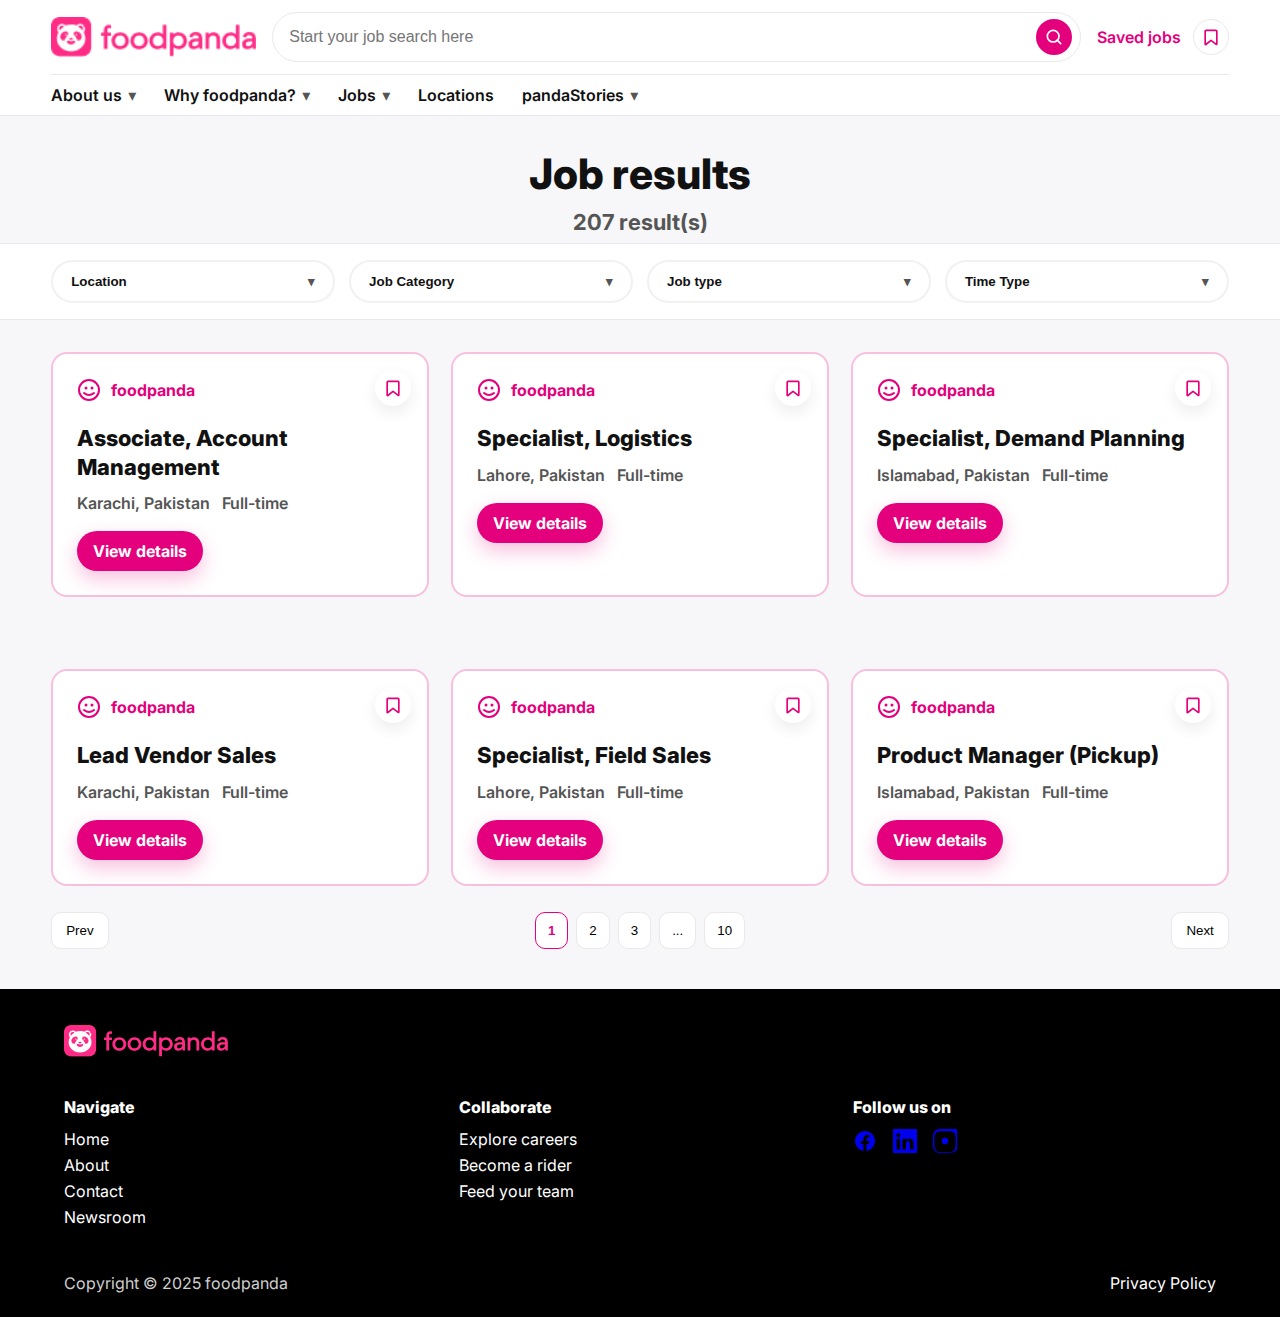
<file: jobs.html>
<!DOCTYPE html>
<html lang="en">
<head>
  <meta charset="utf-8">
  <title>Job results • foodpanda</title>
  <meta name="viewport" content="width=device-width, initial-scale=1">
  
  
  <link rel="preconnect" href="https://fonts.gstatic.com" crossorigin>
  <link href="https://fonts.googleapis.com/css2?family=Inter:wght@400;600;700;800&display=swap" rel="stylesheet">
</head>
<body>
    <style>
        
:root {
  --pink: #e4007c;
  --text: #111;
  --muted: #555;
  --line: #e9e9ec;
  --bg: #fff;
  --bg-soft: #f7f7f9;
  --radius: 16px;
}

* { box-sizing: border-box }
html,body { height: 100% }
body {
  margin: 0;
  font-family: Inter, system-ui, -apple-system, Segoe UI, Roboto, Arial, sans-serif;
  color: var(--text);
  background: var(--bg-soft);
}

.container {
  width: min(1200px, 92%);
  margin-inline: auto;
}

.site-header {
  background: var(--bg);
  border-bottom: 1px solid var(--line);
  position: sticky;
  top: 0;
  z-index: 50;
}

.header-bar {
  display: grid;
  grid-template-columns: auto 1fr auto;
  gap: 16px;
  align-items: center;
  padding: 12px 0;
}

.brand {
  display: inline-flex;
  align-items: center;
  gap: 10px;
  text-decoration: none;
}
.brand__logo {
  width: 36px;
  height: 36px;
  display: inline-grid;
  place-items: center;
  background: var(--pink);
  color: #fff;
  border-radius: 999px;
  font-size: 20px;
}
.brand__name {
  color: var(--pink);
  font-weight: 800;
  font-size: 22px;
}

.search {
  display: grid;
  grid-template-columns: 1fr auto;
  align-items: center;
  gap: 8px;
  border: 1px solid var(--line);
  border-radius: 999px;
  padding: 6px 8px 6px 14px;
  background: #fff;
}
.search__input {
  border: 0;
  outline: none;
  font-size: 16px;
}
.search__btn {
  display: inline-grid;
  place-items: center;
  width: 36px;
  height: 36px;
  border: 0;
  border-radius: 999px;
  background: var(--pink);
  color: #fff;
  cursor: pointer;
}

.top-links {
  display: inline-flex;
  align-items: center;
  gap: 12px;
}
.top-links .link {
  color: var(--pink);
  text-decoration: none;
  font-weight: 600;
}
.icon-btn {
  width: 36px;
  height: 36px;
  display: inline-grid;
  place-items: center;
  border: 1px solid var(--line);
  border-radius: 999px;
  background: #fff;
  color: var(--pink);
}

.nav-row {
  border-top: 1px solid var(--line);
}
.nav {
  display: flex;
  gap: 28px;
  padding: 10px 0;
  list-style: none;
  margin: 0;
}
.nav a {
  color: var(--text);
  text-decoration: none;
  font-weight: 600;
}
.chev { color: var(--muted); margin-left: 6px }

.hero {
  padding: 32px 0 8px;
  background: var(--bg-soft);
}
.hero__title {
  font-size: clamp(28px, 5vw, 42px);
  font-weight: 800;
  margin: 0;
  text-align: center;
}
.hero__count {
  text-align: center;
  color: var(--muted);
  font-weight: 700;
  font-size: 22px;
  margin: 10px 0 0;
}

.filters {
  background: #fff;
  border-top: 1px solid var(--line);
  border-bottom: 1px solid var(--line);
}
.filters__row {
  display: grid;
  grid-template-columns: repeat(4, 1fr);
  gap: 14px;
  padding: 16px 0;
}
.filter {
  position: relative;
}
.filter__btn {
  width: 100%;
  display: flex;
  align-items: center;
  justify-content: space-between;
  gap: 8px;
  background: #fff;
  color: var(--text);
  border: 2px solid #1a1a1a10;
  border-radius: 24px;
  padding: 12px 18px;
  font-weight: 600;
  cursor: pointer;
}
.filter__btn::after {
  content: "▾";
  color: var(--muted);
}
.filter__menu {
  position: absolute;
  left: 0;
  right: 0;
  top: calc(100% + 8px);
  background: #fff;
  border: 1px solid var(--line);
  border-radius: 12px;
  box-shadow: 0 10px 24px rgba(0,0,0,.06);
  padding: 6px;
  display: none;
}
.filter__menu.is-open { display: grid; gap: 2px }
.filter__menu button {
  text-align: left;
  background: transparent;
  border: 0;
  padding: 10px 12px;
  cursor: pointer;
  border-radius: 8px;
}
.filter__menu button:hover { background: #f4f4f6 }

.cards {
  padding: 32px 0 40px;
}
.cards__grid {
  display: grid;
  grid-template-columns: repeat(3, 1fr);
  gap: 22px;
}
.job-card {
  position: relative;
  background: #fff;
  border: 2px solid #e4007c40;
  border-radius: var(--radius);
  padding: 24px;
}
.job-card__badge {
  display: inline-flex;
  align-items: center;
  gap: 10px;
  color: var(--pink);
  font-weight: 700;
}
.fav {
  position: absolute;
  top: 16px;
  right: 16px;
  width: 36px;
  height: 36px;
  border: 0;
  background: #fff;
  border-radius: 999px;
  box-shadow: 0 6px 16px rgba(0,0,0,.08);
  display: inline-grid;
  place-items: center;
  cursor: pointer;
}
.job-card__title {
  margin: 18px 0 12px;
  font-size: 22px;
  font-weight: 800;
  line-height: 1.3;
}
.job-card__meta {
  display: flex;
  gap: 12px;
  list-style: none;
  padding: 0;
  margin: 0 0 18px;
  color: var(--muted);
  font-weight: 600;
}
.job-card__cta {
  display: inline-block;
  background: var(--pink);
  color: #fff;
  text-decoration: none;
  font-weight: 700;
  border-radius: 999px;
  padding: 10px 16px;
  box-shadow: 0 8px 20px rgba(228,0,124,.25);
}

.pager {
  display: grid;
  grid-template-columns: auto 1fr auto;
  align-items: center;
  gap: 12px;
  margin-top: 26px;
}
.pager__btn {
  background: #fff;
  border: 1px solid var(--line);
  padding: 10px 14px;
  border-radius: 10px;
  cursor: pointer;
}
.pager__list {
  display: flex;
  justify-content: center;
  gap: 8px;
  list-style: none;
  padding: 0;
  margin: 0;
}
.pager__list button {
  background: #fff;
  border: 1px solid var(--line);
  padding: 10px 12px;
  border-radius: 10px;
  cursor: pointer;
}
.pager__list button.is-active {
  border-color: var(--pink);
  color: var(--pink);
  font-weight: 700;
}


.brand {
  display: inline-flex;
  align-items: center;
  text-decoration: none;
}

.brand__img {
  height: 40px; /* Adjust as needed */
  width: auto;
  display: block;
}


.site-footer {
  background: #000;
  color: #fff;
}
.footer-wrap {
  max-width: 1200px;
  margin: 0 auto;
  padding: 36px 24px 24px;
}
.footer-top {
  display: flex;
  flex-direction: column;
  gap: 28px;
}
.footer-cols {
  display: grid;
  grid-template-columns: repeat(3, minmax(160px, 1fr));
  gap: 32px;
  align-items: start;
}
.footer-head {
  font-size: 16px;
  font-weight: 800;
  margin: 8px 0 12px;
  color: #fff;
}
.footer-list {
  list-style: none;
  margin: 0;
  padding: 0;
}
.footer-list li {
  margin: 6px 0;
}
.footer-list a {
  color: #fff;
  text-decoration: none;
}
.footer-list a:hover {
  color: #ff2b85;
}
.social .social-row {
  display: flex;
  gap: 16px;
  align-items: center;
}
.social-row a svg {
  height: 24px;
  width: 24px;
  fill: #fff;
}
.social-row a:hover svg {
  fill: #ff2b85;
}
.footer-bottom {
  display: flex;
  justify-content: space-between;
  align-items: center;
  margin-top: 40px;
  gap: 12px;
}
.copyright {
  margin: 0;
  color: #cfcfcf;
}
.policy {
  color: #fff;
  text-decoration: none;
}
.policy:hover {
  color: #ff2b85;
}
@media (max-width: 900px) {
  .footer-cols {
    grid-template-columns: 1fr 1fr;
  }
}
@media (max-width: 560px) {
  .footer-cols {
    grid-template-columns: 1fr;
  }
  .footer-bottom {
    flex-direction: column;
    align-items: flex-start;
  }
}

@media (max-width: 1100px) {
  .cards__grid { grid-template-columns: repeat(2, 1fr) }
}
@media (max-width: 720px) {
  .header-bar { grid-template-columns: auto 1fr; gap: 10px }
  .top-links { display: none }
  .filters__row { grid-template-columns: 1fr 1fr }
  .cards__grid { grid-template-columns: 1fr }
}

    </style>
  <header class="site-header">
    <div class="container header-bar">
      
<a href="/" class="brand">
  <img src="imgi_1_foodpanda_logo_2023.png" alt="foodpanda logo" class="brand__img">
</a>



      <form class="search" role="search" aria-label="Job search">
        <input type="search" class="search__input" placeholder="Start your job search here" aria-label="Search jobs">
        <button class="search__btn" aria-label="Search">
          <svg width="20" height="20" viewBox="0 0 24 24" fill="none"><circle cx="11" cy="11" r="7" stroke="currentColor" stroke-width="2"/><path d="M20 20l-4.2-4.2" stroke="currentColor" stroke-width="2" stroke-linecap="round"/></svg>
        </button>
      </form>
      <nav class="top-links">
        <a href="#" class="link">Saved jobs</a>
        <button class="icon-btn" aria-label="Saved jobs">
          <svg width="20" height="20" viewBox="0 0 24 24" fill="none"><path d="M6 4h12a1 1 0 011 1v15.5a.5.5 0 01-.8.4L12 16l-6.2 5a.5.5 0 01-.8-.4V5a1 1 0 011-1z" stroke="currentColor" stroke-width="2" stroke-linejoin="round"/></svg>
        </button>
      </nav>
    </div>
    <div class="container nav-row">
      <ul class="nav">
        <li><a href="about.html">About us</a><span class="chev">▾</span></li>
        <li><a href="index.html">Why foodpanda?</a><span class="chev">▾</span></li>
        <li><a href="jobs.html">Jobs</a><span class="chev">▾</span></li>
        <li><a href="#">Locations</a></li>
        <li><a href="#">pandaStories</a><span class="chev">▾</span></li>
      </ul>
    </div>
  </header>

  <main>
    <section class="hero">
      <div class="container hero__inner">
        <h1 class="hero__title">Job results</h1>
        <p class="hero__count">207 result(s)</p>
      </div>
    </section>

    <section class="filters">
      <div class="container filters__row">
        <div class="filter">
          <button class="filter__btn" aria-expanded="false">Location</button>
          <div class="filter__menu" role="listbox">
            <button role="option">Karachi</button>
            <button role="option">Lahore</button>
            <button role="option">Islamabad</button>
            <button role="option">Remote</button>
          </div>
        </div>
        <div class="filter">
          <button class="filter__btn" aria-expanded="false">Job Category</button>
          <div class="filter__menu" role="listbox">
            <button role="option">Engineering</button>
            <button role="option">Marketing</button>
            <button role="option">Operations</button>
            <button role="option">Finance</button>
          </div>
        </div>
        <div class="filter">
          <button class="filter__btn" aria-expanded="false">Job type</button>
          <div class="filter__menu" role="listbox">
            <button role="option">Full-time</button>
            <button role="option">Part-time</button>
            <button role="option">Internship</button>
            <button role="option">Contract</button>
          </div>
        </div>
        <div class="filter">
          <button class="filter__btn" aria-expanded="false">Time Type</button>
          <div class="filter__menu" role="listbox">
            <button role="option">Day</button>
            <button role="option">Evening</button>
            <button role="option">Night</button>
            <button role="option">Flexible</button>
          </div>
        </div>
      </div>
    </section>

    <section class="cards">
      <div class="container cards__grid">
        <article class="job-card">
          <div class="job-card__badge">
            <svg width="24" height="24" viewBox="0 0 24 24" fill="none"><circle cx="12" cy="12" r="10" stroke="#e4007c" stroke-width="2"/><circle cx="9" cy="10" r="1.5" fill="#e4007c"/><circle cx="15" cy="10" r="1.5" fill="#e4007c"/><path d="M7 15c1.5 1.2 3.3 2 5 2s3.5-.8 5-2" stroke="#e4007c" stroke-width="2" stroke-linecap="round"/></svg>
            <span>foodpanda</span>
          </div>
          <button class="fav" aria-label="Save job">
            <svg width="20" height="20" viewBox="0 0 24 24" fill="none"><path d="M6 4h12a1 1 0 011 1v15.5a.5.5 0 01-.8.4L12 16l-6.2 5a.5.5 0 01-.8-.4V5a1 1 0 011-1z" stroke="#e4007c" stroke-width="2" stroke-linejoin="round"/></svg>
          </button>
          <h3 class="job-card__title">Associate, Account Management</h3>
          <ul class="job-card__meta">
            <li>Karachi, Pakistan</li>
            <li>Full-time</li>
          </ul>
          <a href="#" class="job-card__cta">View details</a>
        </article>

        <article class="job-card">
          <div class="job-card__badge">
            <svg width="24" height="24" viewBox="0 0 24 24" fill="none"><circle cx="12" cy="12" r="10" stroke="#e4007c" stroke-width="2"/><circle cx="9" cy="10" r="1.5" fill="#e4007c"/><circle cx="15" cy="10" r="1.5" fill="#e4007c"/><path d="M7 15c1.5 1.2 3.3 2 5 2s3.5-.8 5-2" stroke="#e4007c" stroke-width="2" stroke-linecap="round"/></svg>
            <span>foodpanda</span>
          </div>
          <button class="fav" aria-label="Save job">
            <svg width="20" height="20" viewBox="0 0 24 24" fill="none"><path d="M6 4h12a1 1 0 011 1v15.5a.5.5 0 01-.8.4L12 16l-6.2 5a.5.5 0 01-.8-.4V5a1 1 0 011-1z" stroke="#e4007c" stroke-width="2" stroke-linejoin="round"/></svg>
          </button>
          <h3 class="job-card__title">Specialist, Logistics</h3>
          <ul class="job-card__meta">
            <li>Lahore, Pakistan</li>
            <li>Full-time</li>
          </ul>
          <a href="#" class="job-card__cta">View details</a>
        </article>

        <article class="job-card">
          <div class="job-card__badge">
            <svg width="24" height="24" viewBox="0 0 24 24" fill="none"><circle cx="12" cy="12" r="10" stroke="#e4007c" stroke-width="2"/><circle cx="9" cy="10" r="1.5" fill="#e4007c"/><circle cx="15" cy="10" r="1.5" fill="#e4007c"/><path d="M7 15c1.5 1.2 3.3 2 5 2s3.5-.8 5-2" stroke="#e4007c" stroke-width="2" stroke-linecap="round"/></svg>
            <span>foodpanda</span>
          </div>
          <button class="fav" aria-label="Save job">
            <svg width="20" height="20" viewBox="0 0 24 24" fill="none"><path d="M6 4h12a1 1 0 011 1v15.5a.5.5 0 01-.8.4L12 16l-6.2 5a.5.5 0 01-.8-.4V5a1 1 0 011-1z" stroke="#e4007c" stroke-width="2" stroke-linejoin="round"/></svg>
          </button>
          <h3 class="job-card__title">Specialist, Demand Planning</h3>
          <ul class="job-card__meta">
            <li>Islamabad, Pakistan</li>
            <li>Full-time</li>
          </ul>
          <a href="#" class="job-card__cta">View details</a>
        </article>
      </div>

      
    </section>

    <section class="cards">
      <div class="container cards__grid">
        <article class="job-card">
          <div class="job-card__badge">
            <svg width="24" height="24" viewBox="0 0 24 24" fill="none"><circle cx="12" cy="12" r="10" stroke="#e4007c" stroke-width="2"/><circle cx="9" cy="10" r="1.5" fill="#e4007c"/><circle cx="15" cy="10" r="1.5" fill="#e4007c"/><path d="M7 15c1.5 1.2 3.3 2 5 2s3.5-.8 5-2" stroke="#e4007c" stroke-width="2" stroke-linecap="round"/></svg>
            <span>foodpanda</span>
          </div>
          <button class="fav" aria-label="Save job">
            <svg width="20" height="20" viewBox="0 0 24 24" fill="none"><path d="M6 4h12a1 1 0 011 1v15.5a.5.5 0 01-.8.4L12 16l-6.2 5a.5.5 0 01-.8-.4V5a1 1 0 011-1z" stroke="#e4007c" stroke-width="2" stroke-linejoin="round"/></svg>
          </button>
          <h3 class="job-card__title">Lead Vendor Sales</h3>
          <ul class="job-card__meta">
            <li>Karachi, Pakistan</li>
            <li>Full-time</li>
          </ul>
          <a href="#" class="job-card__cta">View details</a>
        </article>

        <article class="job-card">
          <div class="job-card__badge">
            <svg width="24" height="24" viewBox="0 0 24 24" fill="none"><circle cx="12" cy="12" r="10" stroke="#e4007c" stroke-width="2"/><circle cx="9" cy="10" r="1.5" fill="#e4007c"/><circle cx="15" cy="10" r="1.5" fill="#e4007c"/><path d="M7 15c1.5 1.2 3.3 2 5 2s3.5-.8 5-2" stroke="#e4007c" stroke-width="2" stroke-linecap="round"/></svg>
            <span>foodpanda</span>
          </div>
          <button class="fav" aria-label="Save job">
            <svg width="20" height="20" viewBox="0 0 24 24" fill="none"><path d="M6 4h12a1 1 0 011 1v15.5a.5.5 0 01-.8.4L12 16l-6.2 5a.5.5 0 01-.8-.4V5a1 1 0 011-1z" stroke="#e4007c" stroke-width="2" stroke-linejoin="round"/></svg>
          </button>
          <h3 class="job-card__title">Specialist, Field Sales</h3>
          <ul class="job-card__meta">
            <li>Lahore, Pakistan</li>
            <li>Full-time</li>
          </ul>
          <a href="#" class="job-card__cta">View details</a>
        </article>

        <article class="job-card">
          <div class="job-card__badge">
            <svg width="24" height="24" viewBox="0 0 24 24" fill="none"><circle cx="12" cy="12" r="10" stroke="#e4007c" stroke-width="2"/><circle cx="9" cy="10" r="1.5" fill="#e4007c"/><circle cx="15" cy="10" r="1.5" fill="#e4007c"/><path d="M7 15c1.5 1.2 3.3 2 5 2s3.5-.8 5-2" stroke="#e4007c" stroke-width="2" stroke-linecap="round"/></svg>
            <span>foodpanda</span>
          </div>
          <button class="fav" aria-label="Save job">
            <svg width="20" height="20" viewBox="0 0 24 24" fill="none"><path d="M6 4h12a1 1 0 011 1v15.5a.5.5 0 01-.8.4L12 16l-6.2 5a.5.5 0 01-.8-.4V5a1 1 0 011-1z" stroke="#e4007c" stroke-width="2" stroke-linejoin="round"/></svg>
          </button>
          <h3 class="job-card__title">Product Manager (Pickup)</h3>
          <ul class="job-card__meta">
            <li>Islamabad, Pakistan</li>
            <li>Full-time</li>
          </ul>
          <a href="#" class="job-card__cta">View details</a>
        </article>
      </div>

      <div class="container pager">
        <button class="pager__btn" aria-label="Previous page">Prev</button>
        <ul class="pager__list" aria-label="Pages">
          <li><button class="is-active">1</button></li>
          <li><button>2</button></li>
          <li><button>3</button></li>
          <li><button>...</button></li>
          <li><button>10</button></li>
        </ul>
        <button class="pager__btn" aria-label="Next page">Next</button>
      </div>
    </section>
  </main>

  <footer class="site-footer" aria-label="Footer">
  <div class="footer-wrap">
    <div class="footer-top">
      <a class="footer-brand" href="/">
        <img src="imgi_1_foodpanda_logo_2023.png" alt="foodpanda logo">
      </a>

      <div class="footer-cols">
        <nav class="footer-col" aria-labelledby="footer-nav">
          <h3 id="footer-nav" class="footer-head">Navigate</h3>
          <ul class="footer-list">
            <li><a href="index.html">Home</a></li>
            <li><a href="about.html">About</a></li>
            <li><a href="contact.html">Contact</a></li>
            <li><a href="newsroom.html">Newsroom</a></li>
          </ul>
        </nav>

        <nav class="footer-col" aria-labelledby="footer-collab">
          <h3 id="footer-collab" class="footer-head">Collaborate</h3>
          <ul class="footer-list">
            <li><a href="/careers">Explore careers</a></li>
            <li><a href="/riders">Become a rider</a></li>
            <li><a href="/for-business">Feed your team</a></li>
          </ul>
        </nav>

        <div class="footer-col social" aria-labelledby="footer-social">
          <h3 id="footer-social" class="footer-head">Follow us on</h3>
          <div class="social-row">
            <a class="social-btn" href="https://facebook.com" aria-label="Facebook">
              <svg viewBox="0 0 24 24" aria-hidden="true"><path fill="currentColor" d="M22 12.06C22 6.55 17.52 2 12.06 2 6.55 2 2 6.55 2 12.06c0 4.99 3.66 9.13 8.44 9.94v-7.03H7.9v-2.91h2.54V9.84c0-2.51 1.49-3.9 3.77-3.9 1.09 0 2.23.2 2.23.2v2.45h-1.26c-1.24 0-1.63.77-1.63 1.55v1.86h2.78l-.44 2.91h-2.34v7.03C18.34 21.19 22 17.05 22 12.06z"/></svg>
            </a>
            <a class="social-btn" href="https://www.linkedin.com" aria-label="LinkedIn">
              <svg viewBox="0 0 24 24" aria-hidden="true"><path fill="currentColor" d="M20.45 20.45h-3.55v-5.47c0-1.31-.02-3-1.83-3-1.83 0-2.11 1.43-2.11 2.9v5.57H9.41V9.75h3.41v1.47h.05c.47-.89 1.63-1.83 3.36-1.83 3.6 0 4.27 2.37 4.27 5.45v5.61zM5.34 8.28c-1.14 0-2.06-.93-2.06-2.06s.92-2.05 2.06-2.05c1.13 0 2.05.92 2.05 2.05s-.92 2.06-2.05 2.06zM7.11 20.45H3.57V9.75h3.54v10.7zM22.88 0H1.12C.5 0 0 .5 0 1.12v21.76C0 23.5.5 24 1.12 24h21.76c.62 0 1.12-.5 1.12-1.12V1.12C24 .5 23.5 0 22.88 0z"/></svg>
            </a>
            <a class="social-btn" href="https://www.instagram.com" aria-label="Instagram">
              <svg viewBox="0 0 24 24" aria-hidden="true"><path fill="currentColor" d="M12 2.16c3.2 0 3.58 0 4.84.07 1.24.06 2.07.26 2.55.44.64.25 1.11.55 1.6 1.04.49.49.8.96 1.04 1.6.18.48.38 1.31.44 2.55.07 1.26.07 1.64.07 4.84s0 3.58-.07 4.84c-.06 1.24-.26 2.07-.44 2.55-.25.64-.55 1.11-1.04 1.6-.49.49-.96.8-1.6 1.04-.48.18-1.31.38-2.55.44-1.26.07-1.64.07-4.84.07s-3.58 0-4.84-.07c-1.24-.06-2.07-.26-2.55-.44-.64-.25-1.11-.55-1.6-1.04-.49-.49-.8-.96-1.04-1.6-.18-.48-.38-1.31-.44-2.55-.07-1.26-.07-1.64-.07-4.84s0-3.58.07-4.84c.06-1.24.26-2.07.44-2.55.25-.64.55-1.11 1.04-1.6.49-.49.96-.8 1.6-1.04.48-.18 1.31-.38 2.55-.44C8.42 2.16 8.8 2.16 12 2.16m0-2.16C8.74 0 8.33 0 7.05.07 5.77.13 4.84.34 4.09.63A5.4 5.4 0 0 0 2 2.01c-.7.7-1.38 1.69-1.68 3.07-.29.75-.5 1.68-.56 2.96C-.31 9.33-.31 9.74-.31 12s0 2.67.07 3.95c.06 1.28.27 2.21.56 2.96.3 1.39.98 2.37 1.68 3.07.7.7 1.69 1.38 3.07 1.68.75.29 1.68.5 2.96.56C8.33 24 8.74 24 12 24s3.67 0 4.95-.07c1.28-.06 2.21-.27 2.96-.56 1.39-.3 2.37-.98 3.07-1.68.7-.7 1.38-1.69 1.68-3.07.29-.75.5-1.68.56-2.96.07-1.28.07-1.69.07-4.95s0-3.67-.07-4.95c-.06-1.28-.27-2.21-.56-2.96-.3-1.39-.98-2.37-1.68-3.07-.7-.7-1.69-1.38-3.07-1.68-.75-.29-1.68-.5-2.96-.56C15.67 0 15.26 0 12 0z"/><circle cx="12" cy="12" r="3.2" fill="currentColor"/></svg>
            </a>
          </div>
        </div>
      </div>
    </div>

    <div class="footer-bottom">
      <p class="copyright">Copyright © <span id="year">2025</span> foodpanda</p>
      <a class="policy" href="/privacy">Privacy Policy</a>
    </div>
  </div>
</footer>


  <script>
    document.querySelectorAll('.filter').forEach(f => {
      const btn = f.querySelector('.filter__btn');
      const menu = f.querySelector('.filter__menu');
      btn.addEventListener('click', () => {
        const open = btn.getAttribute('aria-expanded') === 'true';
        document.querySelectorAll('.filter__btn').forEach(b => b.setAttribute('aria-expanded','false'));
        document.querySelectorAll('.filter__menu').forEach(m => m.classList.remove('is-open'));
        if (!open) {
          btn.setAttribute('aria-expanded','true');
          menu.classList.add('is-open');
        }
      });
      document.addEventListener('click', e => {
        if (!f.contains(e.target)) {
          btn.setAttribute('aria-expanded','false');
          menu.classList.remove('is-open');
        }
      });
    });
  </script>
</body>
</html>
</file>
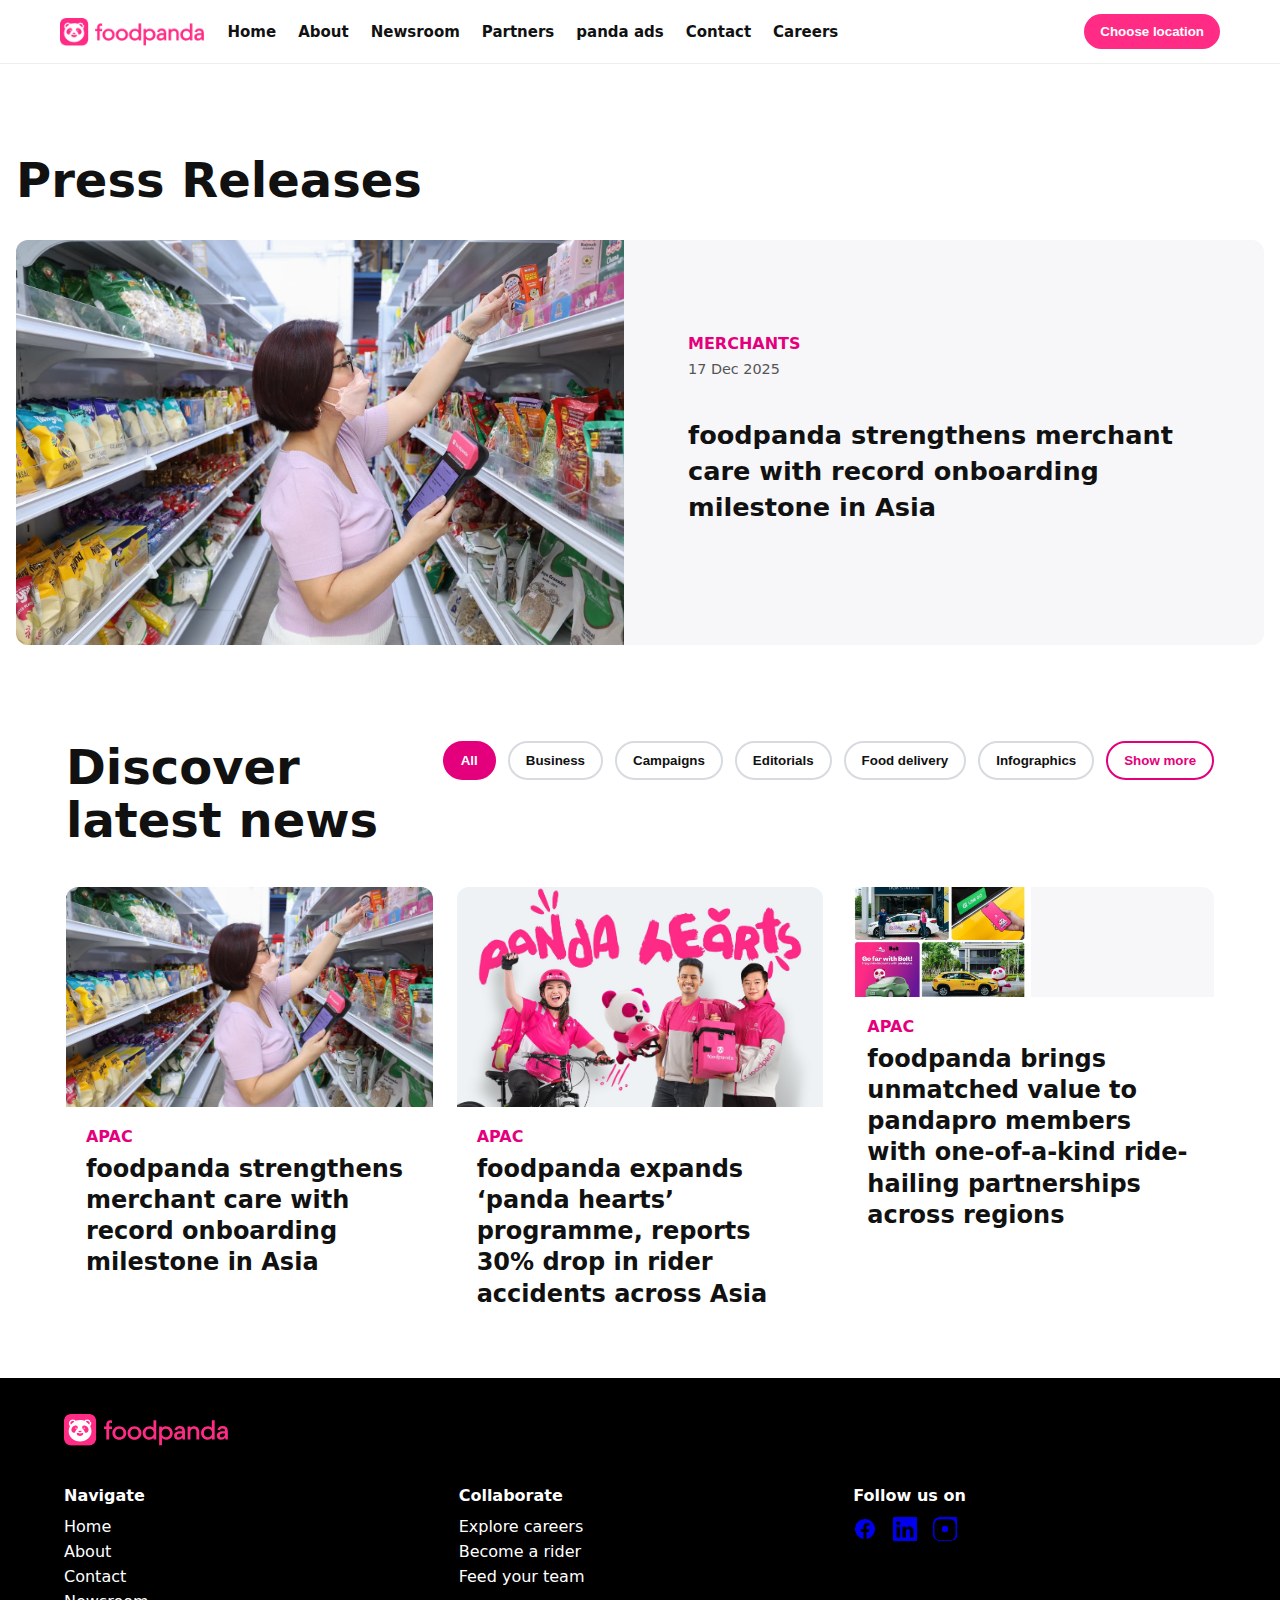
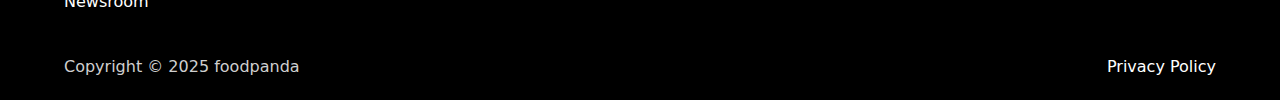
<file: newsroom.html>
<!DOCTYPE html>
<html lang="en">
<head>
    <meta charset="UTF-8">
    <meta name="viewport" content="width=device-width, initial-scale=1.0">
    <title>Newsroom</title>
</head>
<body>
    <style>
        
:root{
  --brand:#ff2b85;
  --text:#111;
  --muted:#555;
  --bg:#fff;
  --card:#f5b7cd;
  --card-radius:18px;
  --overlay-start:rgba(0,0,0,0);
  --overlay-end:rgba(0,0,0,.75)
}
*{box-sizing:border-box}
html,body{height:100%}
body{margin:0;background:var(--bg);color:var(--text);font-family:Inter,system-ui,-apple-system,Segoe UI,Roboto,Helvetica,Arial,sans-serif}

/* Header */
.header{position:sticky;top:0;z-index:1000;background:#fff;border-bottom:1px solid #eee}
.header-inner{display:flex;align-items:center;gap:24px;max-width:1200px;margin:0 auto;padding:14px 20px}
.brand{display:flex;align-items:center;gap:10px;text-decoration:none}
.brand img{height:28px;width:auto}
.brand .title{font-weight:800;font-size:20px;color:var(--brand)}
.nav{display:flex;gap:22px;flex:1;align-items:center}
.nav a{color:var(--text);text-decoration:none;font-weight:600;font-size:15px}
.nav a:hover{color:var(--brand)}
.actions{display:flex;align-items:center;gap:12px}
.search-btn{display:flex;align-items:center;justify-content:center;height:38px;width:38px;border-radius:50%;border:1px solid #e6e6e6;background:#fff}
.search-btn svg{height:18px;width:18px;color:#333}
.cta{background:var(--brand);color:#fff;border:none;border-radius:999px;padding:10px 16px;font-weight:700}
.burger{display:none;background:transparent;border:none;padding:8px}
.burger span{display:block;height:2px;width:20px;background:#111;margin:4px 0;border-radius:2px}
@media (max-width:960px){
  .nav{display:none}
  .burger{display:block}
}

.site-footer {
  background: #000;
  color: #fff;
}
.footer-wrap {
  max-width: 1200px;
  margin: 0 auto;
  padding: 36px 24px 24px;
}
.footer-top {
  display: flex;
  flex-direction: column;
  gap: 28px;
}
.footer-cols {
  display: grid;
  grid-template-columns: repeat(3, minmax(160px, 1fr));
  gap: 32px;
  align-items: start;
}
.footer-head {
  font-size: 16px;
  font-weight: 800;
  margin: 8px 0 12px;
  color: #fff;
}
.footer-list {
  list-style: none;
  margin: 0;
  padding: 0;
}
.footer-list li {
  margin: 6px 0;
}
.footer-list a {
  color: #fff;
  text-decoration: none;
}
.footer-list a:hover {
  color: #ff2b85;
}
.social .social-row {
  display: flex;
  gap: 16px;
  align-items: center;
}
.social-row a svg {
  height: 24px;
  width: 24px;
  fill: #fff;
}
.social-row a:hover svg {
  fill: #ff2b85;
}
.footer-bottom {
  display: flex;
  justify-content: space-between;
  align-items: center;
  margin-top: 40px;
  gap: 12px;
}
.copyright {
  margin: 0;
  color: #cfcfcf;
}
.policy {
  color: #fff;
  text-decoration: none;
}
.policy:hover {
  color: #ff2b85;
}
@media (max-width: 900px) {
  .footer-cols {
    grid-template-columns: 1fr 1fr;
  }
}
@media (max-width: 560px) {
  .footer-cols {
    grid-template-columns: 1fr;
  }
  .footer-bottom {
    flex-direction: column;
    align-items: flex-start;
  }
}



:root {
  --pink: #e4007c;
  --text: #111;
  --muted: #555;
  --bg-soft: #f7f7f9;
  --radius: 12px;
}

.press-release {
  padding: 3rem 1rem;
  background: #fff;
}

.press-release__heading {
  font-size: clamp(2rem, 4vw, 3rem);
  font-weight: 800;
  margin-bottom: 2rem;
  color: var(--text);
}

.press-release__content {
  display: grid;
  grid-template-columns: 1fr 1fr;
  gap: 2rem;
  background: var(--bg-soft);
  border-radius: var(--radius);
  overflow: hidden;
}

.press-release__image img {
  width: 100%;
  height: 100%;
  object-fit: cover;
  display: block;
}

.press-release__text {
  padding: 2rem;
  display: flex;
  flex-direction: column;
  justify-content: center;
}

.press-release__tag {
  color: var(--pink);
  font-weight: 700;
  text-transform: uppercase;
  margin-bottom: 0.5rem;
}

.press-release__date {
  color: var(--muted);
  font-size: 0.9rem;
  margin-bottom: 1rem;
}

.press-release__title {
  font-size: clamp(1.4rem, 2vw, 1.8rem);
  font-weight: 800;
  line-height: 1.4;
  color: var(--text);
}

@media (max-width: 900px) {
  .press-release__content {
    grid-template-columns: 1fr;
  }
  .press-release__image img {
    height: auto;
  }
}






.news {
  padding: 3rem 1rem;
  background: var(--bg);
}
.news__container {
  width: min(1200px, 92%);
  margin-inline: auto;
}
.news__header {
  display: grid;
  grid-template-columns: 1fr auto;
  gap: 1rem 2rem;
  align-items: start;
}
.news__title {
  font-size: clamp(2rem, 4vw, 3rem);
  font-weight: 800;
  line-height: 1.1;
  margin: 0 0 1rem;
  color: var(--text);
}
.news__filters {
  display: flex;
  flex-wrap: wrap;
  gap: 12px;
  align-items: center;
}

.pill {
  appearance: none;
  border: 2px solid #d7dbe0;
  background: #fff;
  color: var(--text);
  border-radius: 999px;
  padding: 10px 16px;
  font-weight: 700;
  cursor: pointer;
}
.pill.is-active {
  border-color: var(--pink);
  background: var(--pink);
  color: #fff;
}
.pill--outline {
  border-color: var(--pink);
  color: var(--pink);
  background: transparent;
}

.news__grid {
  margin-top: 1.5rem;
  display: grid;
  grid-template-columns: repeat(3, 1fr);
  gap: 24px;
}

.news-card {
  border-radius: var(--radius);
  background: var(--bg-soft);
  overflow: hidden;
  display: grid;
  grid-template-rows: auto 1fr;
}
.news-card__media img {
  width: 100%;
  height: 220px;
  object-fit: cover;
  display: block;
}
.news-card__media--quad {
  display: grid;
  grid-template-columns: 1fr 1fr;
  grid-auto-rows: 110px;
}
.news-card__media--quad img {
  width: 100%;
  height: 100%;
  object-fit: cover;
  display: block;
}
.news-card__body {
  padding: 1.25rem;
  background: var(--bg);
}
.news-card__tag {
  display: inline-block;
  font-weight: 800;
  color: var(--pink);
  text-transform: uppercase;
  margin-bottom: .5rem;
}
.news-card__title {
  font-size: clamp(1.1rem, 2vw, 1.5rem);
  font-weight: 800;
  line-height: 1.3;
  margin: 0;
  color: var(--text);
}

.is-hidden {
  display: none;
}

@media (max-width: 1100px) {
  .news__header { grid-template-columns: 1fr }
  .news__grid { grid-template-columns: repeat(2, 1fr) }
}
@media (max-width: 700px) {
  .news__grid { grid-template-columns: 1fr }
  .news-card__media img { height: 200px }
}


    </style>
    <header class="header">
  <div class="header-inner">
    <a href="index.html" class="brand">
      <img src="imgi_1_foodpanda_logo_2023.png" alt="Logo">
      
    </a>
    <nav class="nav">
      <a href="index.html">Home</a>
      <a href="about.html">About</a>
      <a href="newsroom.html">Newsroom</a>
      <a href="partners.html">Partners</a>
      <a href="ads.html">panda ads</a>
      <a href="contact.html">Contact</a>
      <a href="careers.html">Careers</a>
    </nav>
    <button class="cta">Choose location</button>
  </div>
</header>



<section class="press-release">
  <div class="container">
    <h2 class="press-release__heading">Press Releases</h2>
    <div class="press-release__content">
      <div class="press-release__image">
        <img src="imgi_3_EDW_0166-1.jpg" alt="foodpanda delivery person handing over a food package to a customer">
      </div>
      <div class="press-release__text">
        <span class="press-release__tag">MERCHANTS</span>
        <span class="press-release__date">17 Dec 2025</span>
        <h3 class="press-release__title">
          foodpanda strengthens merchant care with record onboarding milestone in Asia
        </h3>
      </div>
    </div>
  </div>
</section>




<section class="news">
  <div class="news__container">
    <div class="news__header">
      <h2 class="news__title">Discover<br>latest news</h2>
      <div class="news__filters" role="tablist" aria-label="News categories">
        <button class="pill is-active" role="tab" aria-selected="true" data-category="all">All</button>
        <button class="pill" role="tab" aria-selected="false" data-category="business">Business</button>
        <button class="pill" role="tab" aria-selected="false" data-category="campaigns">Campaigns</button>
        <button class="pill" role="tab" aria-selected="false" data-category="editorials">Editorials</button>
        <button class="pill" role="tab" aria-selected="false" data-category="food-delivery">Food delivery</button>
        <button class="pill" role="tab" aria-selected="false" data-category="infographics">Infographics</button>
        <button class="pill pill--outline news__showmore" type="button">Show more</button>
      </div>
    </div>

    <div class="news__grid">
      <article class="news-card" data-category="business">
        <div class="news-card__media">
          <img src="imgi_3_EDW_0166-1.jpg" alt="">
        </div>
        <div class="news-card__body">
          <span class="news-card__tag">APAC</span>
          <h3 class="news-card__title">foodpanda strengthens merchant care with record onboarding milestone in Asia</h3>
        </div>
      </article>

      <article class="news-card" data-category="campaigns">
        <div class="news-card__media">
          <img src="imgi_4_Key-KV.jpg" alt="">
        </div>
        <div class="news-card__body">
          <span class="news-card__tag">APAC</span>
          <h3 class="news-card__title">foodpanda expands ‘panda hearts’ programme, reports 30% drop in rider accidents across Asia</h3>
        </div>
      </article>

      <article class="news-card" data-category="business">
        <div class="news-card__media news-card__media--quad">
          <img src="imgi_2_Ride_Hailing_Release___Key_Visual-v2.jpg" alt="">
        </div>
        <div class="news-card__body">
          <span class="news-card__tag">APAC</span>
          <h3 class="news-card__title">foodpanda brings unmatched value to pandapro members with one-of-a-kind ride-hailing partnerships across regions</h3>
        </div>
      </article>

      <article class="news-card is-hidden" data-category="editorials">
        <div class="news-card__media">
          images/news-4.jpg
        </div>
        <div class="news-card__body">
          <span class="news-card__tag">Editorial</span>
          <h3 class="news-card__title">Behind the scenes: scaling last-mile delivery with data-driven operations</h3>
        </div>
      </article>

      <article class="news-card is-hidden" data-category="infographics">
        <div class="news-card__media">
          images/news-5.jpg
        </div>
        <div class="news-card__body">
          <span class="news-card__tag">Infographics</span>
          <h3 class="news-card__title">The 2025 food delivery landscape: key trends and insights</h3>
        </div>
      </article>
    </div>
  </div>
</section>




<footer class="site-footer" aria-label="Footer">
  <div class="footer-wrap">
    <div class="footer-top">
      <a class="footer-brand" href="/">
        <img src="imgi_1_foodpanda_logo_2023.png" alt="foodpanda logo">
      </a>

      <div class="footer-cols">
        <nav class="footer-col" aria-labelledby="footer-nav">
          <h3 id="footer-nav" class="footer-head">Navigate</h3>
          <ul class="footer-list">
            <li><a href="index.html">Home</a></li>
            <li><a href="about.html">About</a></li>
            <li><a href="/contact">Contact</a></li>
            <li><a href="/newsroom">Newsroom</a></li>
          </ul>
        </nav>

        <nav class="footer-col" aria-labelledby="footer-collab">
          <h3 id="footer-collab" class="footer-head">Collaborate</h3>
          <ul class="footer-list">
            <li><a href="/careers">Explore careers</a></li>
            <li><a href="/riders">Become a rider</a></li>
            <li><a href="/for-business">Feed your team</a></li>
          </ul>
        </nav>

        <div class="footer-col social" aria-labelledby="footer-social">
          <h3 id="footer-social" class="footer-head">Follow us on</h3>
          <div class="social-row">
            <a class="social-btn" href="https://facebook.com" aria-label="Facebook">
              <svg viewBox="0 0 24 24" aria-hidden="true"><path fill="currentColor" d="M22 12.06C22 6.55 17.52 2 12.06 2 6.55 2 2 6.55 2 12.06c0 4.99 3.66 9.13 8.44 9.94v-7.03H7.9v-2.91h2.54V9.84c0-2.51 1.49-3.9 3.77-3.9 1.09 0 2.23.2 2.23.2v2.45h-1.26c-1.24 0-1.63.77-1.63 1.55v1.86h2.78l-.44 2.91h-2.34v7.03C18.34 21.19 22 17.05 22 12.06z"/></svg>
            </a>
            <a class="social-btn" href="https://www.linkedin.com" aria-label="LinkedIn">
              <svg viewBox="0 0 24 24" aria-hidden="true"><path fill="currentColor" d="M20.45 20.45h-3.55v-5.47c0-1.31-.02-3-1.83-3-1.83 0-2.11 1.43-2.11 2.9v5.57H9.41V9.75h3.41v1.47h.05c.47-.89 1.63-1.83 3.36-1.83 3.6 0 4.27 2.37 4.27 5.45v5.61zM5.34 8.28c-1.14 0-2.06-.93-2.06-2.06s.92-2.05 2.06-2.05c1.13 0 2.05.92 2.05 2.05s-.92 2.06-2.05 2.06zM7.11 20.45H3.57V9.75h3.54v10.7zM22.88 0H1.12C.5 0 0 .5 0 1.12v21.76C0 23.5.5 24 1.12 24h21.76c.62 0 1.12-.5 1.12-1.12V1.12C24 .5 23.5 0 22.88 0z"/></svg>
            </a>
            <a class="social-btn" href="https://www.instagram.com" aria-label="Instagram">
              <svg viewBox="0 0 24 24" aria-hidden="true"><path fill="currentColor" d="M12 2.16c3.2 0 3.58 0 4.84.07 1.24.06 2.07.26 2.55.44.64.25 1.11.55 1.6 1.04.49.49.8.96 1.04 1.6.18.48.38 1.31.44 2.55.07 1.26.07 1.64.07 4.84s0 3.58-.07 4.84c-.06 1.24-.26 2.07-.44 2.55-.25.64-.55 1.11-1.04 1.6-.49.49-.96.8-1.6 1.04-.48.18-1.31.38-2.55.44-1.26.07-1.64.07-4.84.07s-3.58 0-4.84-.07c-1.24-.06-2.07-.26-2.55-.44-.64-.25-1.11-.55-1.6-1.04-.49-.49-.8-.96-1.04-1.6-.18-.48-.38-1.31-.44-2.55-.07-1.26-.07-1.64-.07-4.84s0-3.58.07-4.84c.06-1.24.26-2.07.44-2.55.25-.64.55-1.11 1.04-1.6.49-.49.96-.8 1.6-1.04.48-.18 1.31-.38 2.55-.44C8.42 2.16 8.8 2.16 12 2.16m0-2.16C8.74 0 8.33 0 7.05.07 5.77.13 4.84.34 4.09.63A5.4 5.4 0 0 0 2 2.01c-.7.7-1.38 1.69-1.68 3.07-.29.75-.5 1.68-.56 2.96C-.31 9.33-.31 9.74-.31 12s0 2.67.07 3.95c.06 1.28.27 2.21.56 2.96.3 1.39.98 2.37 1.68 3.07.7.7 1.69 1.38 3.07 1.68.75.29 1.68.5 2.96.56C8.33 24 8.74 24 12 24s3.67 0 4.95-.07c1.28-.06 2.21-.27 2.96-.56 1.39-.3 2.37-.98 3.07-1.68.7-.7 1.38-1.69 1.68-3.07.29-.75.5-1.68.56-2.96.07-1.28.07-1.69.07-4.95s0-3.67-.07-4.95c-.06-1.28-.27-2.21-.56-2.96-.3-1.39-.98-2.37-1.68-3.07-.7-.7-1.69-1.38-3.07-1.68-.75-.29-1.68-.5-2.96-.56C15.67 0 15.26 0 12 0z"/><circle cx="12" cy="12" r="3.2" fill="currentColor"/></svg>
            </a>
          </div>
        </div>
      </div>
    </div>
    <div class="footer-bottom">
      <p class="copyright">Copyright © <span id="year">2025</span> foodpanda</p>
      <a class="policy" href="/privacy">Privacy Policy</a>
    </div>
  </div>
</footer>
</body>

</html>
</file>
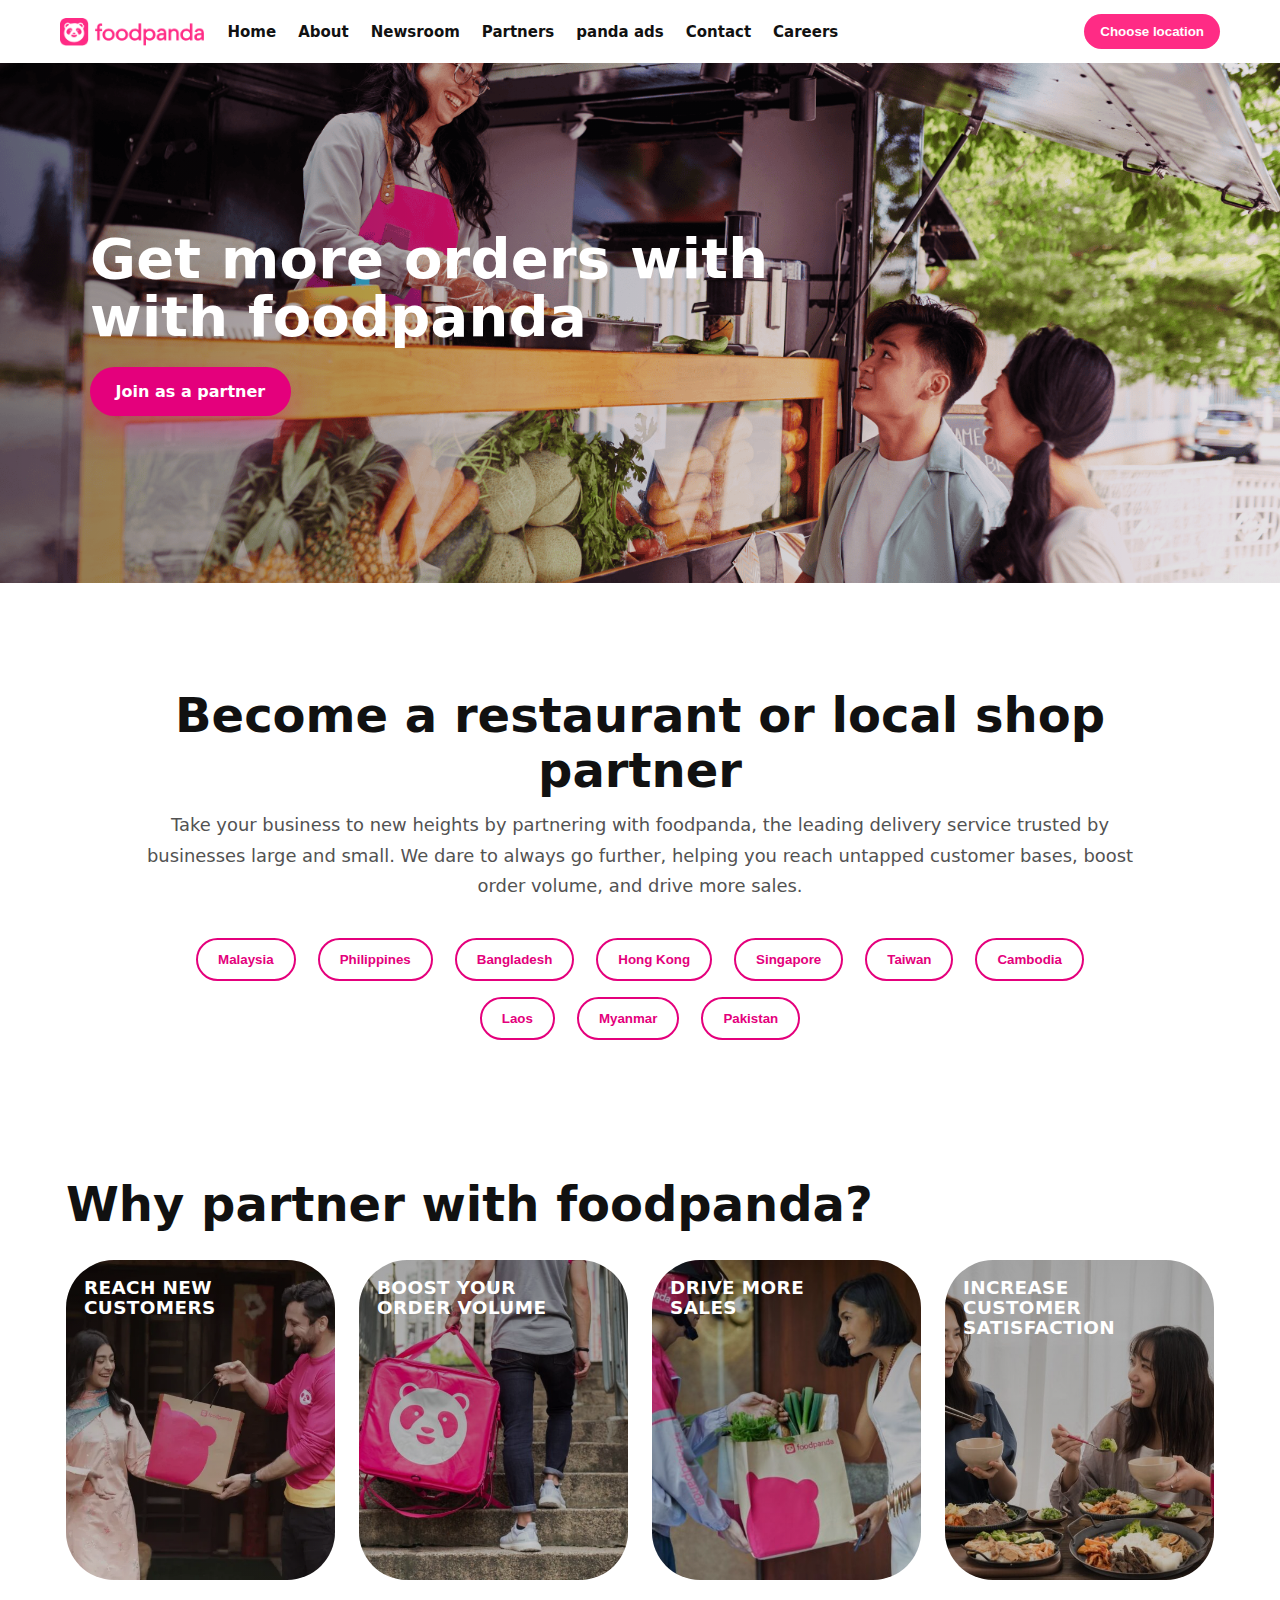
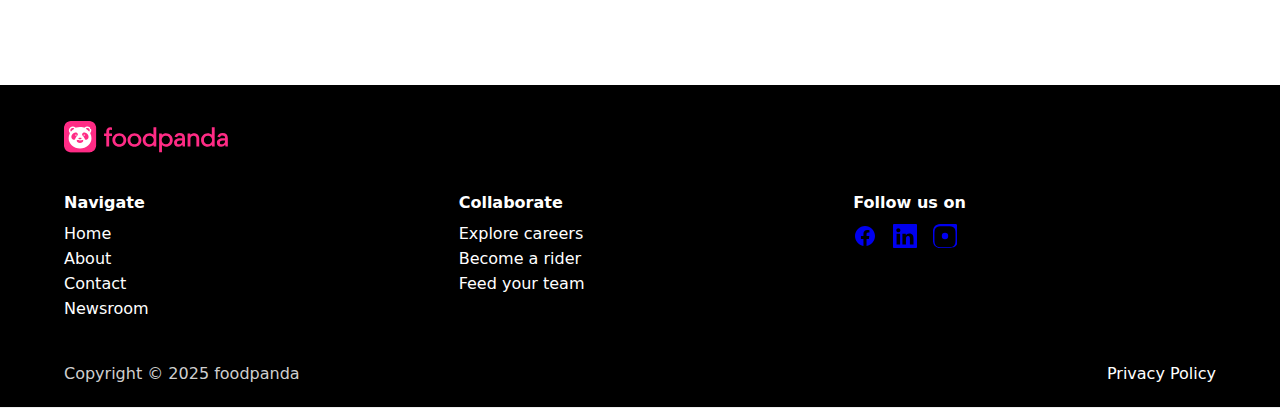
<file: partners.html>
<!DOCTYPE html>
<html lang="en">
<head>
    <meta charset="UTF-8">
    <meta name="viewport" content="width=device-width, initial-scale=1.0">
    <title>Partners</title>
</head>
<style>
    
:root{
  --brand:#ff2b85;
  --text:#111;
  --muted:#555;
  --bg:#fff;
  --card:#f5b7cd;
  --card-radius:18px;
  --overlay-start:rgba(0,0,0,0);
  --overlay-end:rgba(0,0,0,.75)
}
*{box-sizing:border-box}
html,body{height:100%}
body{margin:0;background:var(--bg);color:var(--text);font-family:Inter,system-ui,-apple-system,Segoe UI,Roboto,Helvetica,Arial,sans-serif}

/* Header */
.header{position:sticky;top:0;z-index:1000;background:#fff;border-bottom:1px solid #eee}
.header-inner{display:flex;align-items:center;gap:24px;max-width:1200px;margin:0 auto;padding:14px 20px}
.brand{display:flex;align-items:center;gap:10px;text-decoration:none}
.brand img{height:28px;width:auto}
.brand .title{font-weight:800;font-size:20px;color:var(--brand)}
.nav{display:flex;gap:22px;flex:1;align-items:center}
.nav a{color:var(--text);text-decoration:none;font-weight:600;font-size:15px}
.nav a:hover{color:var(--brand)}
.actions{display:flex;align-items:center;gap:12px}
.search-btn{display:flex;align-items:center;justify-content:center;height:38px;width:38px;border-radius:50%;border:1px solid #e6e6e6;background:#fff}
.search-btn svg{height:18px;width:18px;color:#333}
.cta{background:var(--brand);color:#fff;border:none;border-radius:999px;padding:10px 16px;font-weight:700}
.burger{display:none;background:transparent;border:none;padding:8px}
.burger span{display:block;height:2px;width:20px;background:#111;margin:4px 0;border-radius:2px}
@media (max-width:960px){
  .nav{display:none}
  .burger{display:block}
}



:root{
  --pink:#e4007c;
  --text-on-image:#ffffff;
  --overlay:linear-gradient(90deg, rgba(0,0,0,.45) 0%, rgba(0,0,0,.20) 45%, rgba(0,0,0,.10) 100%);
  --radius: 48px; /* for rounded CTA look */
}

/* Section container */
.partner-hero{
  position: relative;
  isolation: isolate;
  display: grid;
  min-height: clamp(360px, 55vw, 520px);
  align-items: center;
  overflow: hidden;
}

/* Background image + overlay for legibility */
.partner-hero__media{
  position: absolute;
  inset: 0;
  background:
    var(--overlay),
    url("imgi_12_join-panda-partner-to-grow-restaurant-sales.png") center/cover no-repeat;
  z-index: -1;
}

/* Content block */
.partner-hero__content{
  width: min(1100px, 92%);
  margin-inline: auto;
  color: var(--text-on-image);
  padding: clamp(1.25rem, 4vw, 2rem) 0;
}

/* Headline */
.partner-hero__title{
  font-size: clamp(2rem, 6vw, 3.5rem);
  line-height: 1.05;
  font-weight: 800;
  letter-spacing: .2px;
  margin: 0 0 1.25rem 0;
}

/* CTA button */
.partner-hero__cta{
  display: inline-block;
  background: var(--pink);
  color: #fff;
  text-decoration: none;
  font-weight: 800;
  border-radius: 999px;
  padding: .95rem 1.6rem;
  box-shadow: 0 14px 30px rgba(228,0,124,.35);
  transition: transform 140ms ease, box-shadow 140ms ease, background 140ms ease;
}
.partner-hero__cta:hover{
  transform: translateY(-2px);
  box-shadow: 0 20px 34px rgba(228,0,124,.45);
}
.partner-hero__cta:focus-visible{
  outline: 3px solid #fff;
  outline-offset: 2px;
  box-shadow: 0 0 0 4px rgba(228,0,124,.55);
}

/* Motion respect */
@media (prefers-reduced-motion: reduce){
  .partner-hero__cta{ transition: none }
}

/* Small screens */
@media (max-width: 680px){
  .partner-hero{
    min-height: 420px;
  }
  .partner-hero__title{
    letter-spacing: 0;
  }
}



.site-footer {
  background: #000;
  color: #fff;
}
.footer-wrap {
  max-width: 1200px;
  margin: 0 auto;
  padding: 36px 24px 24px;
}
.footer-top {
  display: flex;
  flex-direction: column;
  gap: 28px;
}
.footer-cols {
  display: grid;
  grid-template-columns: repeat(3, minmax(160px, 1fr));
  gap: 32px;
  align-items: start;
}
.footer-head {
  font-size: 16px;
  font-weight: 800;
  margin: 8px 0 12px;
  color: #fff;
}
.footer-list {
  list-style: none;
  margin: 0;
  padding: 0;
}
.footer-list li {
  margin: 6px 0;
}
.footer-list a {
  color: #fff;
  text-decoration: none;
}
.footer-list a:hover {
  color: #ff2b85;
}
.social .social-row {
  display: flex;
  gap: 16px;
  align-items: center;
}
.social-row a svg {
  height: 24px;
  width: 24px;
  fill: #fff;
}
.social-row a:hover svg {
  fill: #ff2b85;
}
.footer-bottom {
  display: flex;
  justify-content: space-between;
  align-items: center;
  margin-top: 40px;
  gap: 12px;
}
.copyright {
  margin: 0;
  color: #cfcfcf;
}
.policy {
  color: #fff;
  text-decoration: none;
}
.policy:hover {
  color: #ff2b85;
}
@media (max-width: 900px) {
  .footer-cols {
    grid-template-columns: 1fr 1fr;
  }
}
@media (max-width: 560px) {
  .footer-cols {
    grid-template-columns: 1fr;
  }
  .footer-bottom {
    flex-direction: column;
    align-items: flex-start;
  }
}



:root{
  --pink: #e4007c;
  --text: #111;
  --muted: #525252;
  --bg-soft: #f7f7f9;
  --radius-pill: 999px;
}

.partner-countries{
  background: #fff;
  padding: 3rem 1rem 2rem;
}
.partner-countries__container{
  width: min(1000px, 92%);
  margin-inline: auto;
  text-align: center;
}
.partner-countries__title{
  font-size: clamp(2rem, 4.5vw, 3rem);
  font-weight: 800;
  line-height: 1.15;
  margin: 0 0 0.75rem;
  color: var(--text);
}
.partner-countries__subtitle{
  font-size: clamp(1rem, 1.4vw, 1.125rem);
  color: var(--muted);
  line-height: 1.7;
  margin: 0;
}

/* Pills grid */
.partner-countries__pills{
  width: min(900px, 92%);
  margin: 2.25rem auto 0;
  display: flex;
  flex-wrap: wrap;
  gap: 16px 22px;
  justify-content: center;
}

/* Uniform pink-outline bubble design */
.pill{
  appearance: none;
  border: 2px solid var(--pink);
  background: #fff;          /* No black background; all consistent */
  color: var(--pink);
  padding: 12px 20px;
  border-radius: var(--radius-pill);
  font-weight: 800;
  cursor: pointer;
  box-shadow: none;
  transition: background-color 160ms ease, color 160ms ease, transform 160ms ease, box-shadow 160ms ease;
}

/* Interaction states (keeps design consistent) */
.pill:hover{
  background: var(--pink);
  color: #fff;
  transform: translateY(-2px);
  box-shadow: 0 10px 20px rgba(228,0,124,.25);
}
.pill:focus-visible{
  outline: 3px solid #fff;
  outline-offset: 2px;
  box-shadow: 0 0 0 4px rgba(228,0,124,.45);
}
.pill:active{
  transform: translateY(0);
  box-shadow: 0 6px 16px rgba(228,0,124,.2);
}

/* Responsive tweaks */
@media (max-width: 700px){
  .partner-countries__pills{
    gap: 12px 14px;
  }
  .pill{
    padding: 10px 16px;
    font-weight: 700;
  }
}





/* Section */
.partner-why{
  background: var(--bg);
  padding: 3rem 1rem;
}
.partner-why__container{
  width: min(1200px, 92%);
  margin-inline: auto;
}
.partner-why__title{
  font-size: clamp(2rem, 4.5vw, 3rem);
  font-weight: 800;
  line-height: 1.15;
  margin: 0 0 1.75rem;
  color: var(--text);
}

/* Grid */
.partner-why__grid{
  display: grid;
  grid-template-columns: repeat(4, 1fr);
  gap: 24px;
}

/* Card */
.why-card{
  position: relative;
  overflow: hidden;
  border-radius: var(--radius);
  background: var(--soft);
  isolation: isolate; /* keeps overlay effects inside */
}
.why-card__media{
  position: relative;
  height: clamp(220px, 28vw, 320px);
}
.why-card__media img{
  width: 100%;
  height: 100%;
  object-fit: cover;
  display: block;
  transform: scale(1);
  transition: transform 220ms ease, filter 220ms ease;
}

/* Soft dark overlay for legibility */
.why-card::after{
  content: "";
  position: absolute;
  inset: 0;
  background: linear-gradient(180deg, rgba(0,0,0,.35) 0%, rgba(0,0,0,.25) 60%, rgba(0,0,0,.15) 100%);
  z-index: 1;
  transition: opacity 220ms ease;
}

/* Overlay Title */
.why-card__overlay-title{
  position: absolute;
  z-index: 2;
  top: 18px;
  left: 18px;
  margin: 0;
  color: #fff;
  font-weight: 900;
  text-transform: uppercase;
  letter-spacing: .4px;
  font-size: clamp(1rem, 1.6vw, 1.15rem);
  line-height: 1.1;
}

/* Hover effects */
.why-card:hover .why-card__media img{
  transform: scale(1.03);
  filter: saturate(1.05);
}
.why-card:hover::after{
  opacity: 0.9;
}

/* Responsive */
@media (max-width: 1100px){
  .partner-why__grid{ grid-template-columns: repeat(2, 1fr); }
}
@media (max-width: 640px){
  .partner-why__grid{ grid-template-columns: 1fr; }
  .why-card__overlay-title{ top: 14px; left: 14px; }
}




</style>
<body>
    <header class="header">
  <div class="header-inner">
    <a href="index.html" class="brand">
      <img src="imgi_1_foodpanda_logo_2023.png" alt="Logo">
      
    </a>
    <nav class="nav">
      <a href="index.html">Home</a>
      <a href="about.html">About</a>
      <a href="newsroom.html">Newsroom</a>
      <a href="partners.html">Partners</a>
      <a href="ads.html">panda ads</a>
      <a href="contact.html">Contact</a>
      <a href="careers.html">Careers</a>
    </nav>
    <button class="cta">Choose location</button>
  </div>




  
<!-- Partner Hero Section -->
<section class="partner-hero" aria-label="Partner with foodpanda">
  <div class="partner-hero__media" role="img" aria-label="Food truck serving customers"></div>

  <div class="partner-hero__content">
    <h1 class="partner-hero__title">
      Get more orders with<br>with foodpanda
    </h1>

    <a href="#" class="partner-hero__cta">Join as a partner</a>
  </div>
</section>



<br>
<br>
<br>

<section class="partner-countries" aria-labelledby="partner-countries-title">
  <div class="partner-countries__container">
    <h2 id="partner-countries-title" class="partner-countries__title">
      Become a restaurant or local shop partner
    </h2>
    <p class="partner-countries__subtitle">
      Take your business to new heights by partnering with foodpanda, the leading delivery service trusted by businesses large and small.
      We dare to always go further, helping you reach untapped customer bases, boost order volume, and drive more sales.
    </p>
  </div>

  <div class="partner-countries__pills" role="list">
    <button class="pill" role="listitem" type="button">Malaysia</button>
    <button class="pill" role="listitem" type="button">Philippines</button>
    <button class="pill" role="listitem" type="button">Bangladesh</button>
    <button class="pill" role="listitem" type="button">Hong Kong</button>

    <button class="pill" role="listitem" type="button">Singapore</button>
    <button class="pill" role="listitem" type="button">Taiwan</button>
    <button class="pill" role="listitem" type="button">Cambodia</button>

    <button class="pill" role="listitem" type="button">Laos</button>
    <button class="pill" role="listitem" type="button">Myanmar</button>
    <button class="pill" role="listitem" type="button">Pakistan</button>
  </div>
</section>

<br>
<br>
<br>



<section class="partner-why" aria-labelledby="partner-why-title">
  <div class="partner-why__container">
    <h2 id="partner-why-title" class="partner-why__title">Why partner with foodpanda?</h2>

    <div class="partner-why__grid">
      <!-- Card 1 -->
      <article class="why-card">
        <div class="why-card__media">
          <!-- Replace with your image path -->
          <img src="imgi_25_Riders_C-SM_photo_static_horizontal_retouch-batch-2_V02_SJ-900x600.webp" alt="Delivery reaching new customers">
        </div>
        <h3 class="why-card__overlay-title">REACH NEW<br>CUSTOMERS</h3>
      </article>

      <!-- Card 2 -->
      <article class="why-card">
        <div class="why-card__media">
          <img src="imgi_26_foodpanda-3-scaled-1-900x596.jpg" alt="Rider carrying branded delivery bag on stairs">
        </div>
        <h3 class="why-card__overlay-title">BOOST YOUR<br>ORDER VOLUME</h3>
      </article>

      <!-- Card 3 -->
      <article class="why-card">
        <div class="why-card__media">
          <img src="imgi_27_foodpanda-home-2-900x506.jpg" alt="Rider in branded gear preparing to deliver">
        </div>
        <h3 class="why-card__overlay-title">DRIVE MORE<br>SALES</h3>
      </article>

      <!-- Card 4 -->
      <article class="why-card">
        <div class="why-card__media">
          <img src="imgi_28_【新聞圖片3】foodpanda-精選多家高人氣烤肉餐廳，經典美食一鍵到府幫你解解饞！-1-900x600.jpg" alt="Customers enjoying a meal at a table">
        </div>
        <h3 class="why-card__overlay-title">INCREASE<br>CUSTOMER SATISFACTION</h3>
      </article>
    </div>
  </div>
</section>
<br>
<br>
<br>





  <footer class="site-footer" aria-label="Footer">
  <div class="footer-wrap">
    <div class="footer-top">
      <a class="footer-brand" href="/">
        <img src="imgi_1_foodpanda_logo_2023.png" alt="foodpanda logo">
      </a>

      <div class="footer-cols">
        <nav class="footer-col" aria-labelledby="footer-nav">
          <h3 id="footer-nav" class="footer-head">Navigate</h3>
          <ul class="footer-list">
            <li><a href="index.html">Home</a></li>
            <li><a href="about.html">About</a></li>
            <li><a href="contact.html">Contact</a></li>
            <li><a href="newsroom.html">Newsroom</a></li>
          </ul>
        </nav>

        <nav class="footer-col" aria-labelledby="footer-collab">
          <h3 id="footer-collab" class="footer-head">Collaborate</h3>
          <ul class="footer-list">
            <li><a href="/careers">Explore careers</a></li>
            <li><a href="/riders">Become a rider</a></li>
            <li><a href="/for-business">Feed your team</a></li>
          </ul>
        </nav>

        <div class="footer-col social" aria-labelledby="footer-social">
          <h3 id="footer-social" class="footer-head">Follow us on</h3>
          <div class="social-row">
            <a class="social-btn" href="https://facebook.com" aria-label="Facebook">
              <svg viewBox="0 0 24 24" aria-hidden="true"><path fill="currentColor" d="M22 12.06C22 6.55 17.52 2 12.06 2 6.55 2 2 6.55 2 12.06c0 4.99 3.66 9.13 8.44 9.94v-7.03H7.9v-2.91h2.54V9.84c0-2.51 1.49-3.9 3.77-3.9 1.09 0 2.23.2 2.23.2v2.45h-1.26c-1.24 0-1.63.77-1.63 1.55v1.86h2.78l-.44 2.91h-2.34v7.03C18.34 21.19 22 17.05 22 12.06z"/></svg>
            </a>
            <a class="social-btn" href="https://www.linkedin.com" aria-label="LinkedIn">
              <svg viewBox="0 0 24 24" aria-hidden="true"><path fill="currentColor" d="M20.45 20.45h-3.55v-5.47c0-1.31-.02-3-1.83-3-1.83 0-2.11 1.43-2.11 2.9v5.57H9.41V9.75h3.41v1.47h.05c.47-.89 1.63-1.83 3.36-1.83 3.6 0 4.27 2.37 4.27 5.45v5.61zM5.34 8.28c-1.14 0-2.06-.93-2.06-2.06s.92-2.05 2.06-2.05c1.13 0 2.05.92 2.05 2.05s-.92 2.06-2.05 2.06zM7.11 20.45H3.57V9.75h3.54v10.7zM22.88 0H1.12C.5 0 0 .5 0 1.12v21.76C0 23.5.5 24 1.12 24h21.76c.62 0 1.12-.5 1.12-1.12V1.12C24 .5 23.5 0 22.88 0z"/></svg>
            </a>
            <a class="social-btn" href="https://www.instagram.com" aria-label="Instagram">
              <svg viewBox="0 0 24 24" aria-hidden="true"><path fill="currentColor" d="M12 2.16c3.2 0 3.58 0 4.84.07 1.24.06 2.07.26 2.55.44.64.25 1.11.55 1.6 1.04.49.49.8.96 1.04 1.6.18.48.38 1.31.44 2.55.07 1.26.07 1.64.07 4.84s0 3.58-.07 4.84c-.06 1.24-.26 2.07-.44 2.55-.25.64-.55 1.11-1.04 1.6-.49.49-.96.8-1.6 1.04-.48.18-1.31.38-2.55.44-1.26.07-1.64.07-4.84.07s-3.58 0-4.84-.07c-1.24-.06-2.07-.26-2.55-.44-.64-.25-1.11-.55-1.6-1.04-.49-.49-.8-.96-1.04-1.6-.18-.48-.38-1.31-.44-2.55-.07-1.26-.07-1.64-.07-4.84s0-3.58.07-4.84c.06-1.24.26-2.07.44-2.55.25-.64.55-1.11 1.04-1.6.49-.49.96-.8 1.6-1.04.48-.18 1.31-.38 2.55-.44C8.42 2.16 8.8 2.16 12 2.16m0-2.16C8.74 0 8.33 0 7.05.07 5.77.13 4.84.34 4.09.63A5.4 5.4 0 0 0 2 2.01c-.7.7-1.38 1.69-1.68 3.07-.29.75-.5 1.68-.56 2.96C-.31 9.33-.31 9.74-.31 12s0 2.67.07 3.95c.06 1.28.27 2.21.56 2.96.3 1.39.98 2.37 1.68 3.07.7.7 1.69 1.38 3.07 1.68.75.29 1.68.5 2.96.56C8.33 24 8.74 24 12 24s3.67 0 4.95-.07c1.28-.06 2.21-.27 2.96-.56 1.39-.3 2.37-.98 3.07-1.68.7-.7 1.38-1.69 1.68-3.07.29-.75.5-1.68.56-2.96.07-1.28.07-1.69.07-4.95s0-3.67-.07-4.95c-.06-1.28-.27-2.21-.56-2.96-.3-1.39-.98-2.37-1.68-3.07-.7-.7-1.69-1.38-3.07-1.68-.75-.29-1.68-.5-2.96-.56C15.67 0 15.26 0 12 0z"/><circle cx="12" cy="12" r="3.2" fill="currentColor"/></svg>
            </a>
          </div>
        </div>
      </div>
    </div>

    <div class="footer-bottom">
      <p class="copyright">Copyright © <span id="year">2025</span> foodpanda</p>
      <a class="policy" href="/privacy">Privacy Policy</a>
    </div>
  </div>
</footer>
</header>
</body>
</html>
</file>
